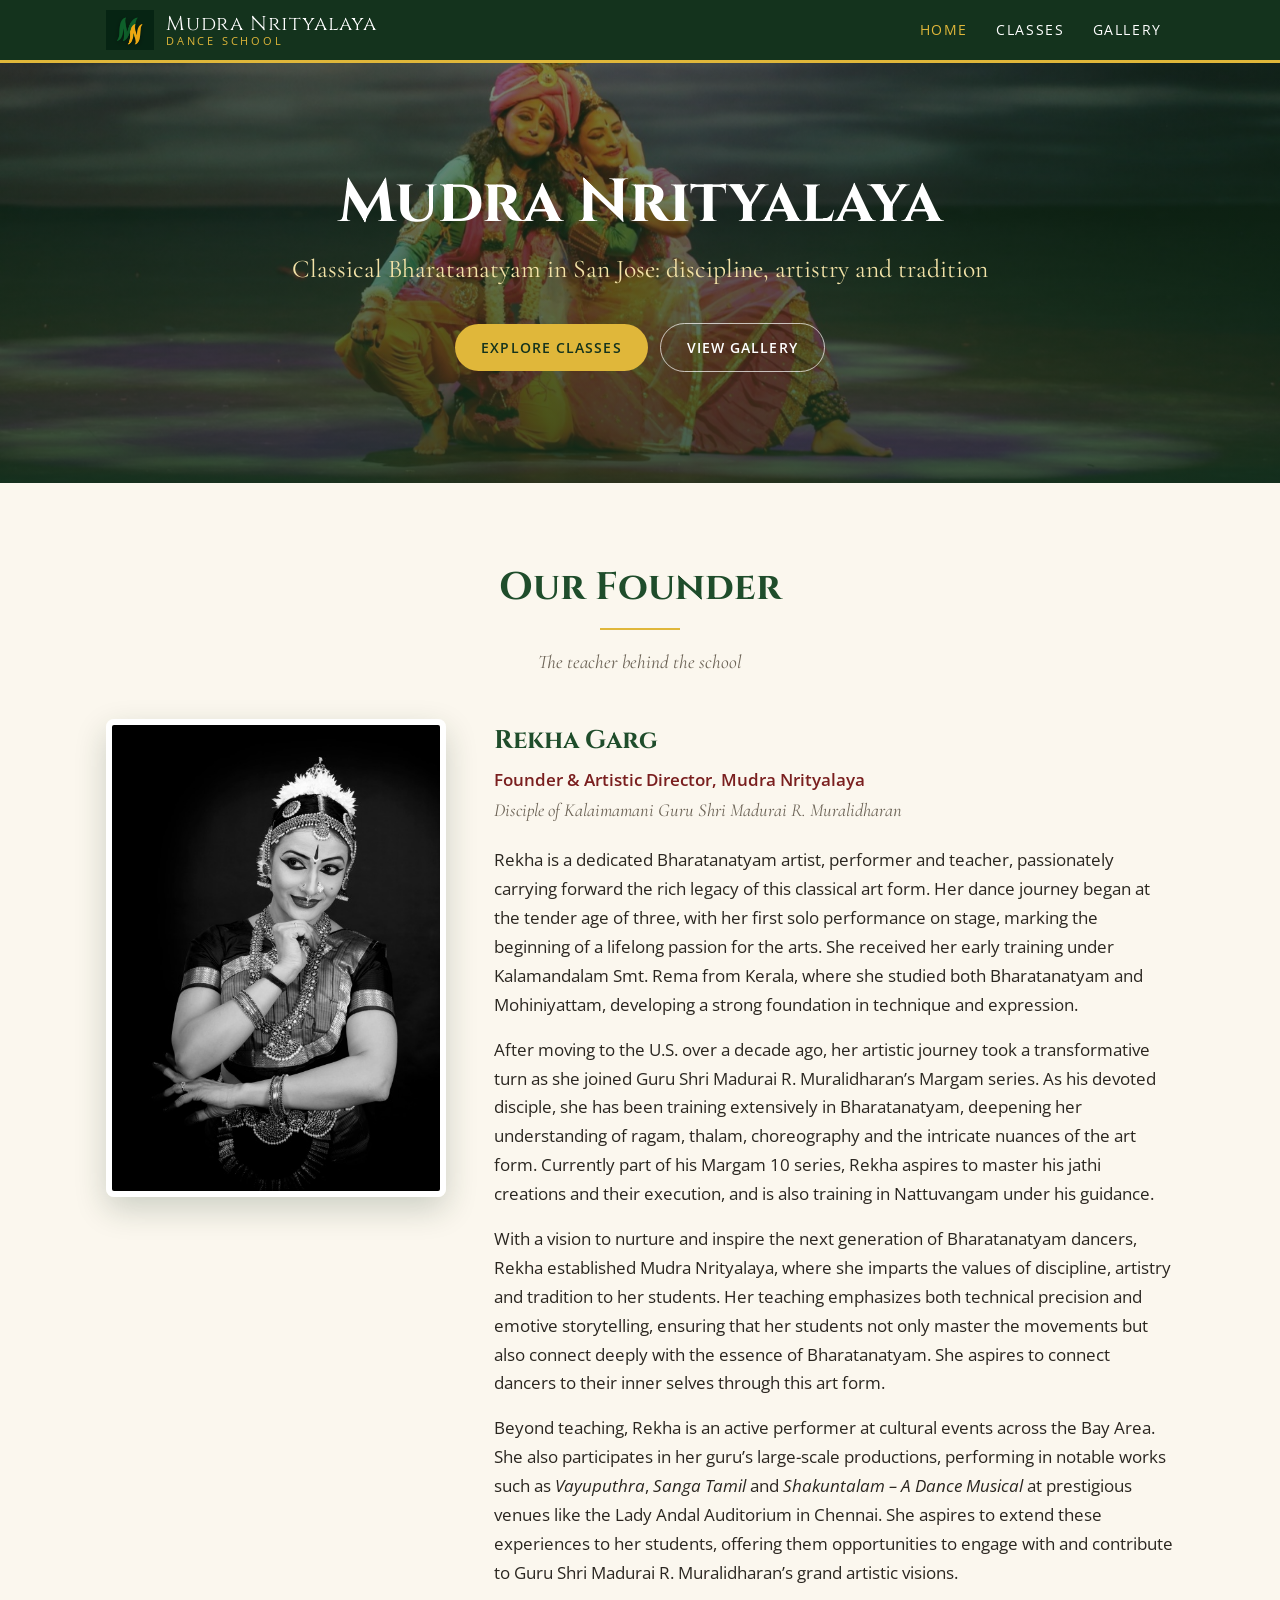
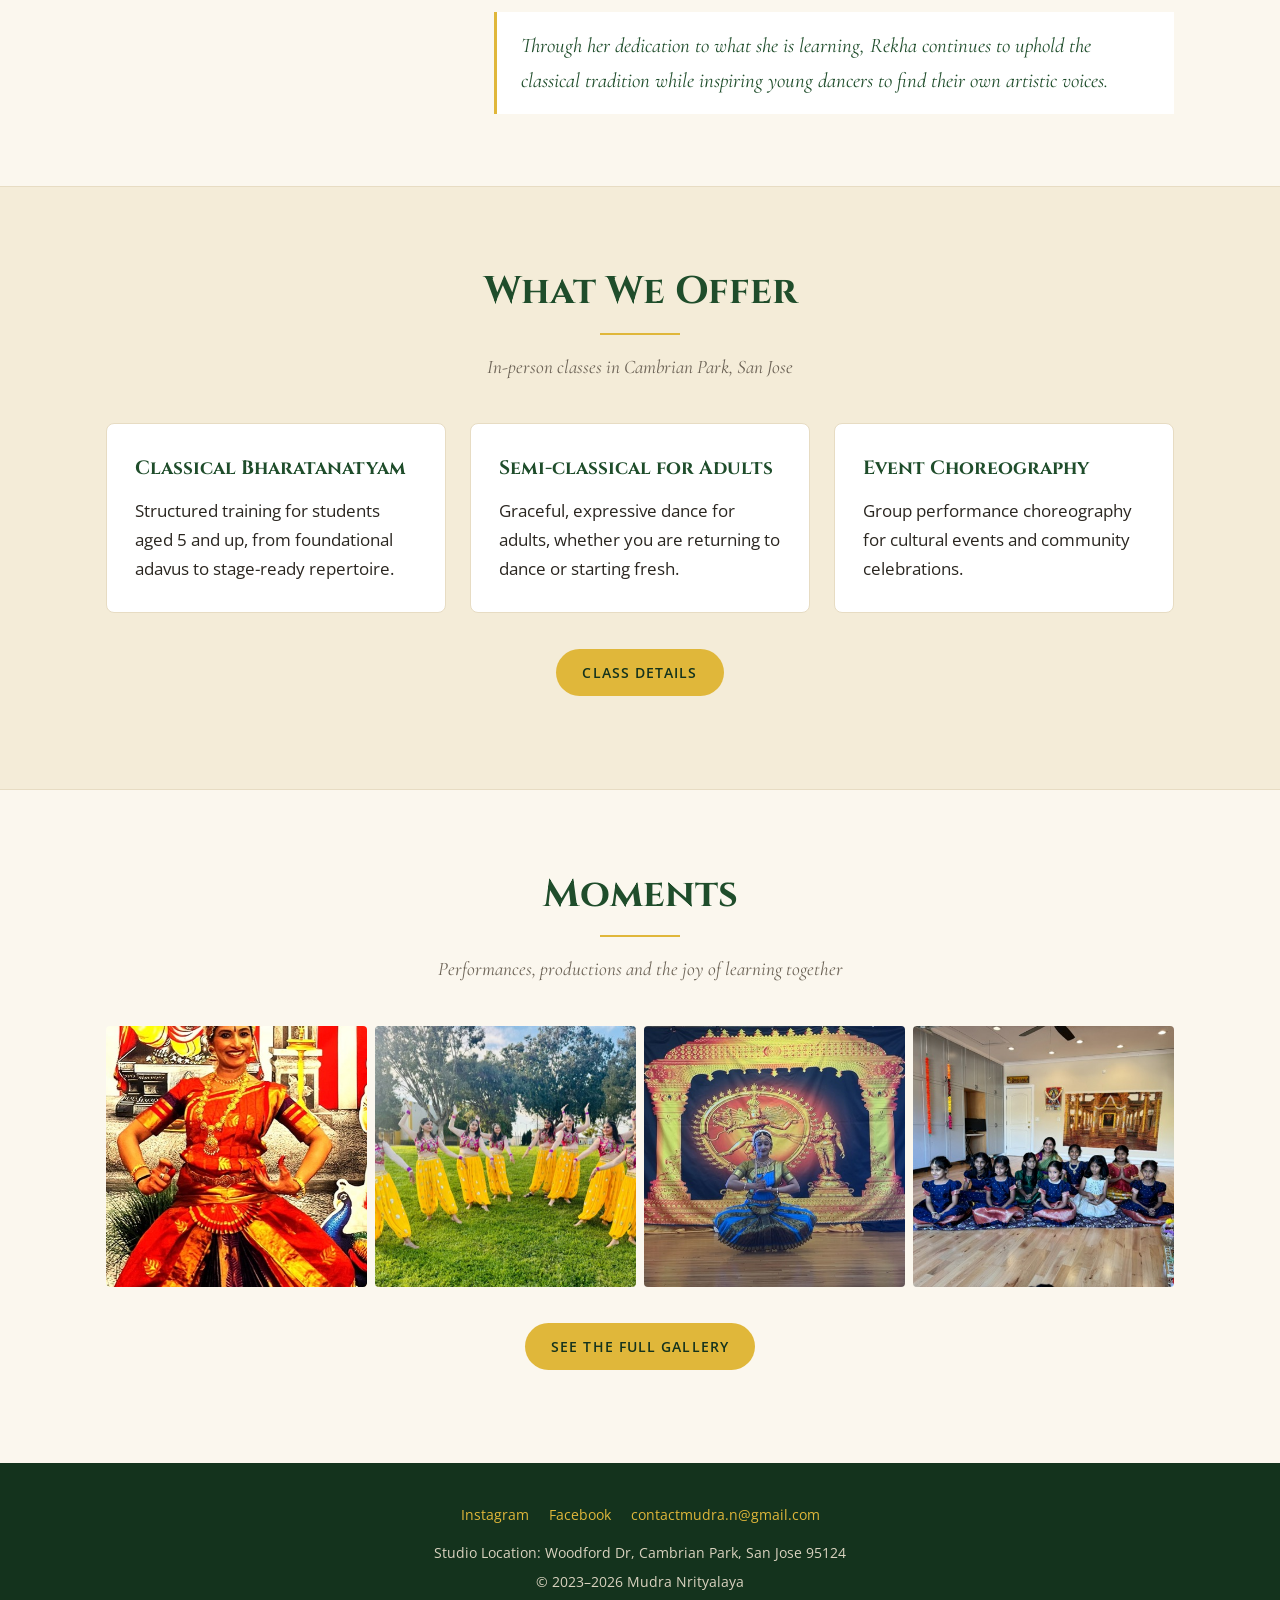
<file: index.html>
<!doctype html>
<html lang="en">
<head>
  <meta charset="utf-8">
  <meta name="viewport" content="width=device-width, initial-scale=1">
  <title>Mudra Nrityalaya | Bharatanatyam Dance School, San Jose</title>
  <meta name="description" content="Mudra Nrityalaya is a Bharatanatyam dance school in Cambrian Park, San Jose, founded by Rekha Garg, disciple of Kalaimamani Guru Shri Madurai R. Muralidharan.">
  <link rel="canonical" href="https://www.mudranrityalaya.com/">
  <link rel="icon" href="/images/logo.png">
  <meta property="og:title" content="Mudra Nrityalaya – Bharatanatyam Dance School">
  <meta property="og:description" content="Classical Bharatanatyam training in San Jose with Rekha Garg.">
  <meta property="og:image" content="https://www.mudranrityalaya.com/images/gallery/14.jpg">
  <link rel="preconnect" href="https://fonts.googleapis.com">
  <link rel="preconnect" href="https://fonts.gstatic.com" crossorigin>
  <link href="https://fonts.googleapis.com/css2?family=Cinzel:wght@400;700&family=Cormorant+Garamond:ital,wght@0,400;0,600;1,400&family=Open+Sans:wght@400;600&display=swap" rel="stylesheet">
  <link rel="stylesheet" href="/css/style.css">
  <script async src="https://www.googletagmanager.com/gtag/js?id=G-VL1BTH26CC"></script>
  <script>window.dataLayer=window.dataLayer||[];function gtag(){dataLayer.push(arguments);}gtag('js',new Date());gtag('config','G-VL1BTH26CC');</script>
</head>
<body>
  <header class="site-header">
    <nav class="nav">
      <a class="brand" href="/">
        <img src="/images/logo.png" alt="Mudra Nrityalaya logo">
        <span class="brand-name">Mudra Nrityalaya<span class="brand-sub">Dance School</span></span>
      </a>
      <ul class="nav-links">
        <li><a href="/" aria-current="page">Home</a></li>
        <li><a href="/Classes/">Classes</a></li>
        <li><a href="/Gallery/">Gallery</a></li>
      </ul>
    </nav>
  </header>

  <section class="hero">
    <div class="hero-inner">
      <h1>Mudra Nrityalaya</h1>
      <p>Classical Bharatanatyam in San Jose: discipline, artistry and tradition</p>
      <a class="btn" href="/Classes/">Explore Classes</a>
      <a class="btn ghost" href="/Gallery/">View Gallery</a>
    </div>
  </section>

  <section class="section" id="about">
    <h2 class="section-title">Our Founder</h2>
    <hr class="divider">
    <p class="section-kicker">The teacher behind the school</p>
    <div class="about">
      <img class="about-photo" src="/images/rekha.jpg" alt="Rekha Garg in Bharatanatyam costume" width="514" height="731">
      <div>
        <h3>Rekha Garg</h3>
        <p class="role">Founder &amp; Artistic Director, Mudra Nrityalaya</p>
        <p class="lineage">Disciple of Kalaimamani Guru Shri Madurai R. Muralidharan</p>
        <p>Rekha is a dedicated Bharatanatyam artist, performer and teacher, passionately carrying forward the rich legacy of this classical art form. Her dance journey began at the tender age of three, with her first solo performance on stage, marking the beginning of a lifelong passion for the arts. She received her early training under Kalamandalam Smt. Rema from Kerala, where she studied both Bharatanatyam and Mohiniyattam, developing a strong foundation in technique and expression.</p>
        <p>After moving to the U.S. over a decade ago, her artistic journey took a transformative turn as she joined Guru Shri Madurai R. Muralidharan’s Margam series. As his devoted disciple, she has been training extensively in Bharatanatyam, deepening her understanding of ragam, thalam, choreography and the intricate nuances of the art form. Currently part of his Margam 10 series, Rekha aspires to master his jathi creations and their execution, and is also training in Nattuvangam under his guidance.</p>
        <p>With a vision to nurture and inspire the next generation of Bharatanatyam dancers, Rekha established Mudra Nrityalaya, where she imparts the values of discipline, artistry and tradition to her students. Her teaching emphasizes both technical precision and emotive storytelling, ensuring that her students not only master the movements but also connect deeply with the essence of Bharatanatyam. She aspires to connect dancers to their inner selves through this art form.</p>
        <p>Beyond teaching, Rekha is an active performer at cultural events across the Bay Area. She also participates in her guru’s large-scale productions, performing in notable works such as <em>Vayuputhra</em>, <em>Sanga Tamil</em> and <em>Shakuntalam – A Dance Musical</em> at prestigious venues like the Lady Andal Auditorium in Chennai. She aspires to extend these experiences to her students, offering them opportunities to engage with and contribute to Guru Shri Madurai R. Muralidharan’s grand artistic visions.</p>
        <blockquote>Through her dedication to what she is learning, Rekha continues to uphold the classical tradition while inspiring young dancers to find their own artistic voices.</blockquote>
      </div>
    </div>
  </section>

  <section class="band">
    <div class="section">
      <h2 class="section-title">What We Offer</h2>
      <hr class="divider">
      <p class="section-kicker">In-person classes in Cambrian Park, San Jose</p>
      <div class="cards">
        <div class="card">
          <h3>Classical Bharatanatyam</h3>
          <p>Structured training for students aged 5 and up, from foundational adavus to stage-ready repertoire.</p>
        </div>
        <div class="card">
          <h3>Semi-classical for Adults</h3>
          <p>Graceful, expressive dance for adults, whether you are returning to dance or starting fresh.</p>
        </div>
        <div class="card">
          <h3>Event Choreography</h3>
          <p>Group performance choreography for cultural events and community celebrations.</p>
        </div>
      </div>
      <p style="text-align:center;margin-top:32px"><a class="btn" href="/Classes/">Class Details</a></p>
    </div>
  </section>

  <section class="section">
    <h2 class="section-title">Moments</h2>
    <hr class="divider">
    <p class="section-kicker">Performances, productions and the joy of learning together</p>
    <div class="strip">
      <img src="/images/thumbs/21.jpg" alt="Dancer in red Bharatanatyam costume" loading="lazy">
      <img src="/images/thumbs/27.jpg" alt="Students performing outdoors" loading="lazy">
      <img src="/images/thumbs/16.jpg" alt="Dancer on stage before Nataraja backdrop" loading="lazy">
      <img src="/images/thumbs/10.jpg" alt="Students in the studio" loading="lazy">
    </div>
    <p style="text-align:center;margin-top:32px"><a class="btn" href="/Gallery/">See the Full Gallery</a></p>
  </section>

  <footer class="site-footer">
    <div class="social">
      <a href="https://www.instagram.com/mn.reksg20/" target="_blank" rel="noopener">Instagram</a>
      <a href="https://www.facebook.com/rekha.garg.969" target="_blank" rel="noopener">Facebook</a>
      <a href="mailto:contactmudra.n@gmail.com">contactmudra.n@gmail.com</a>
    </div>
    <p>Studio Location: Woodford Dr, Cambrian Park, San Jose 95124</p>
    <p>© 2023–<span class="year">2026</span> Mudra Nrityalaya</p>
  </footer>
  <script>document.querySelectorAll('.year').forEach(e=>e.textContent=new Date().getFullYear())</script>
</body>
</html>
</file>
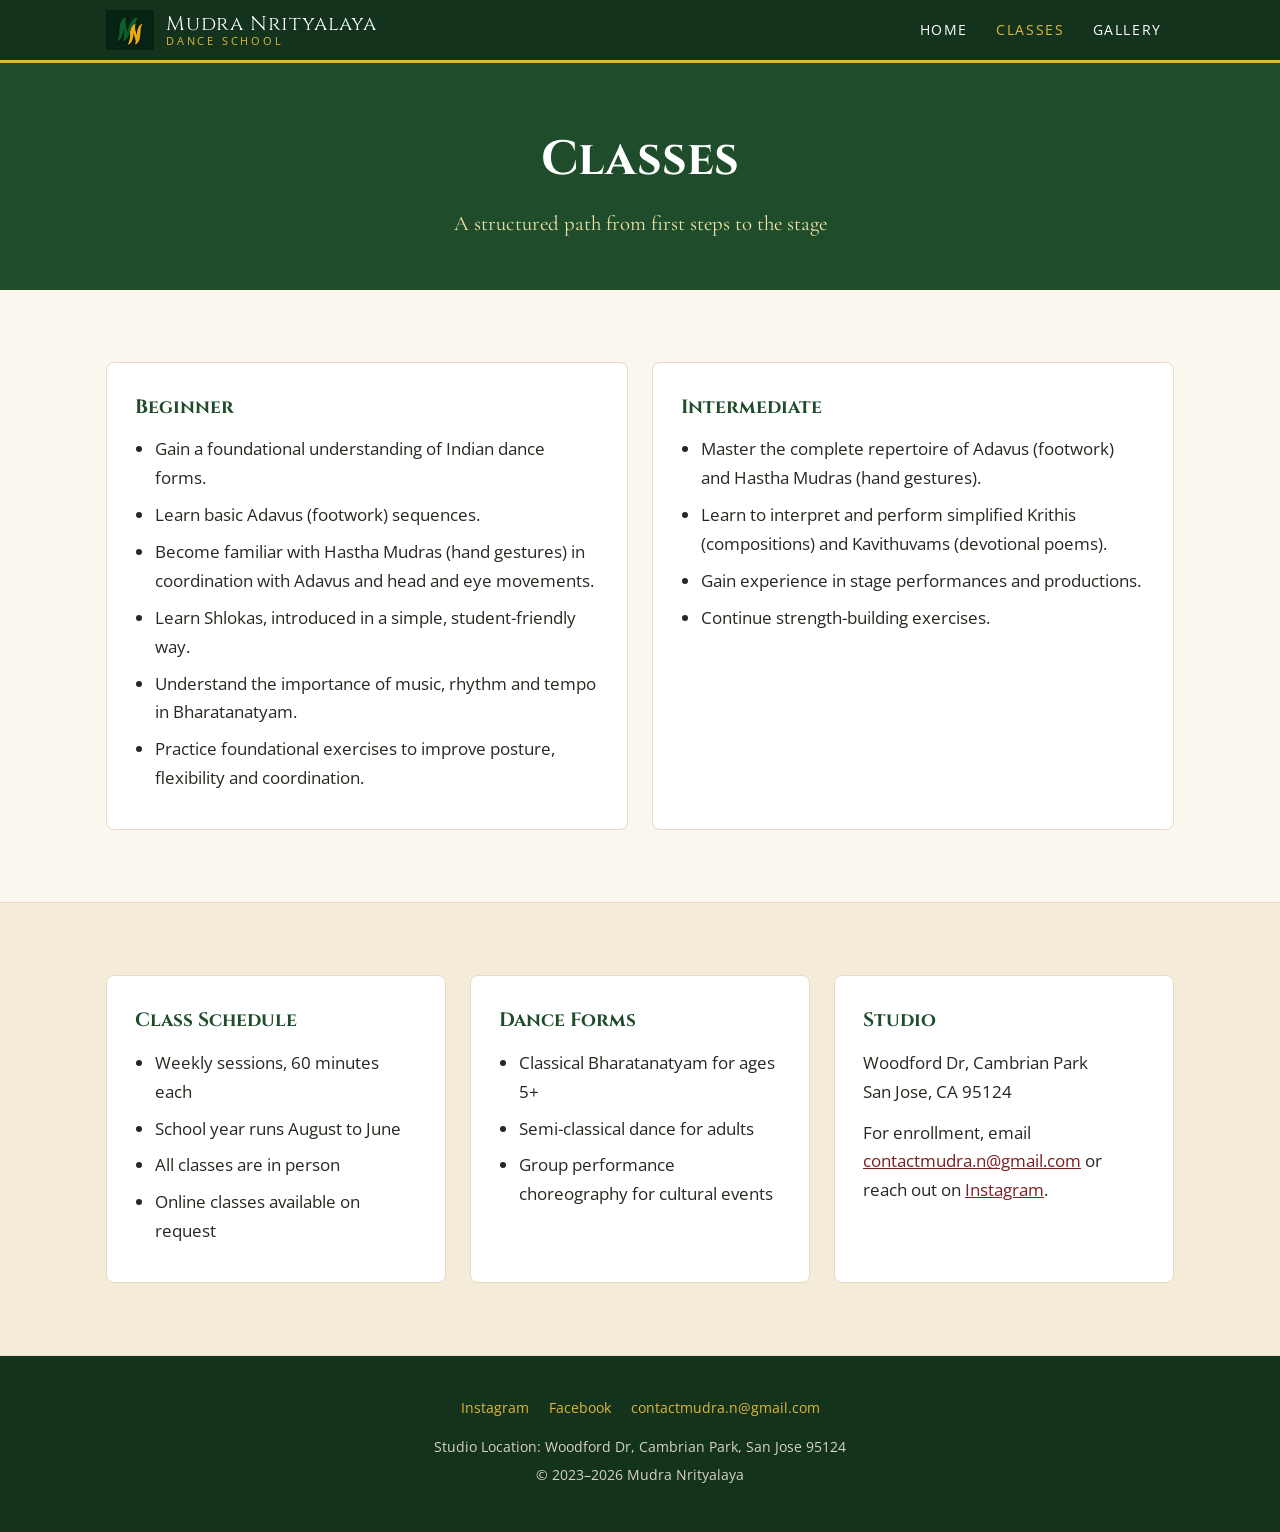
<file: Classes/index.html>
<!doctype html>
<html lang="en">
<head>
  <meta charset="utf-8">
  <meta name="viewport" content="width=device-width, initial-scale=1">
  <title>Classes | Mudra Nrityalaya</title>
  <meta name="description" content="Bharatanatyam classes for ages 5+, semi-classical dance for adults, and event choreography at Mudra Nrityalaya, San Jose.">
  <link rel="canonical" href="https://www.mudranrityalaya.com/Classes/">
  <link rel="icon" href="/images/logo.png">
  <link rel="preconnect" href="https://fonts.googleapis.com">
  <link rel="preconnect" href="https://fonts.gstatic.com" crossorigin>
  <link href="https://fonts.googleapis.com/css2?family=Cinzel:wght@400;700&family=Cormorant+Garamond:ital,wght@0,400;0,600;1,400&family=Open+Sans:wght@400;600&display=swap" rel="stylesheet">
  <link rel="stylesheet" href="/css/style.css">
  <script async src="https://www.googletagmanager.com/gtag/js?id=G-VL1BTH26CC"></script>
  <script>window.dataLayer=window.dataLayer||[];function gtag(){dataLayer.push(arguments);}gtag('js',new Date());gtag('config','G-VL1BTH26CC');</script>
</head>
<body>
  <header class="site-header">
    <nav class="nav">
      <a class="brand" href="/">
        <img src="/images/logo.png" alt="Mudra Nrityalaya logo">
        <span class="brand-name">Mudra Nrityalaya<span class="brand-sub">Dance School</span></span>
      </a>
      <ul class="nav-links">
        <li><a href="/">Home</a></li>
        <li><a href="/Classes/" aria-current="page">Classes</a></li>
        <li><a href="/Gallery/">Gallery</a></li>
      </ul>
    </nav>
  </header>

  <div class="page-head">
    <h1>Classes</h1>
    <p>A structured path from first steps to the stage</p>
  </div>

  <section class="section">
    <div class="cards">
      <div class="card">
        <h3>Beginner</h3>
        <ul>
          <li>Gain a foundational understanding of Indian dance forms.</li>
          <li>Learn basic Adavus (footwork) sequences.</li>
          <li>Become familiar with Hastha Mudras (hand gestures) in coordination with Adavus and head and eye movements.</li>
          <li>Learn Shlokas, introduced in a simple, student-friendly way.</li>
          <li>Understand the importance of music, rhythm and tempo in Bharatanatyam.</li>
          <li>Practice foundational exercises to improve posture, flexibility and coordination.</li>
        </ul>
      </div>
      <div class="card">
        <h3>Intermediate</h3>
        <ul>
          <li>Master the complete repertoire of Adavus (footwork) and Hastha Mudras (hand gestures).</li>
          <li>Learn to interpret and perform simplified Krithis (compositions) and Kavithuvams (devotional poems).</li>
          <li>Gain experience in stage performances and productions.</li>
          <li>Continue strength-building exercises.</li>
        </ul>
      </div>
    </div>
  </section>

  <section class="band">
    <div class="section">
      <div class="cards">
        <div class="card">
          <h3>Class Schedule</h3>
          <ul>
            <li>Weekly sessions, 60 minutes each</li>
            <li>School year runs August to June</li>
            <li>All classes are in person</li>
            <li>Online classes available on request</li>
          </ul>
        </div>
        <div class="card">
          <h3>Dance Forms</h3>
          <ul>
            <li>Classical Bharatanatyam for ages 5+</li>
            <li>Semi-classical dance for adults</li>
            <li>Group performance choreography for cultural events</li>
          </ul>
        </div>
        <div class="card">
          <h3>Studio</h3>
          <p>Woodford Dr, Cambrian Park<br>San Jose, CA 95124</p>
          <p style="margin-top:12px">For enrollment, email <a href="mailto:contactmudra.n@gmail.com">contactmudra.n@gmail.com</a> or reach out on <a href="https://www.instagram.com/mn.reksg20/" target="_blank" rel="noopener">Instagram</a>.</p>
        </div>
      </div>
    </div>
  </section>

  <footer class="site-footer">
    <div class="social">
      <a href="https://www.instagram.com/mn.reksg20/" target="_blank" rel="noopener">Instagram</a>
      <a href="https://www.facebook.com/rekha.garg.969" target="_blank" rel="noopener">Facebook</a>
      <a href="mailto:contactmudra.n@gmail.com">contactmudra.n@gmail.com</a>
    </div>
    <p>Studio Location: Woodford Dr, Cambrian Park, San Jose 95124</p>
    <p>© 2023–<span class="year">2026</span> Mudra Nrityalaya</p>
  </footer>
  <script>document.querySelectorAll('.year').forEach(e=>e.textContent=new Date().getFullYear())</script>
</body>
</html>
</file>
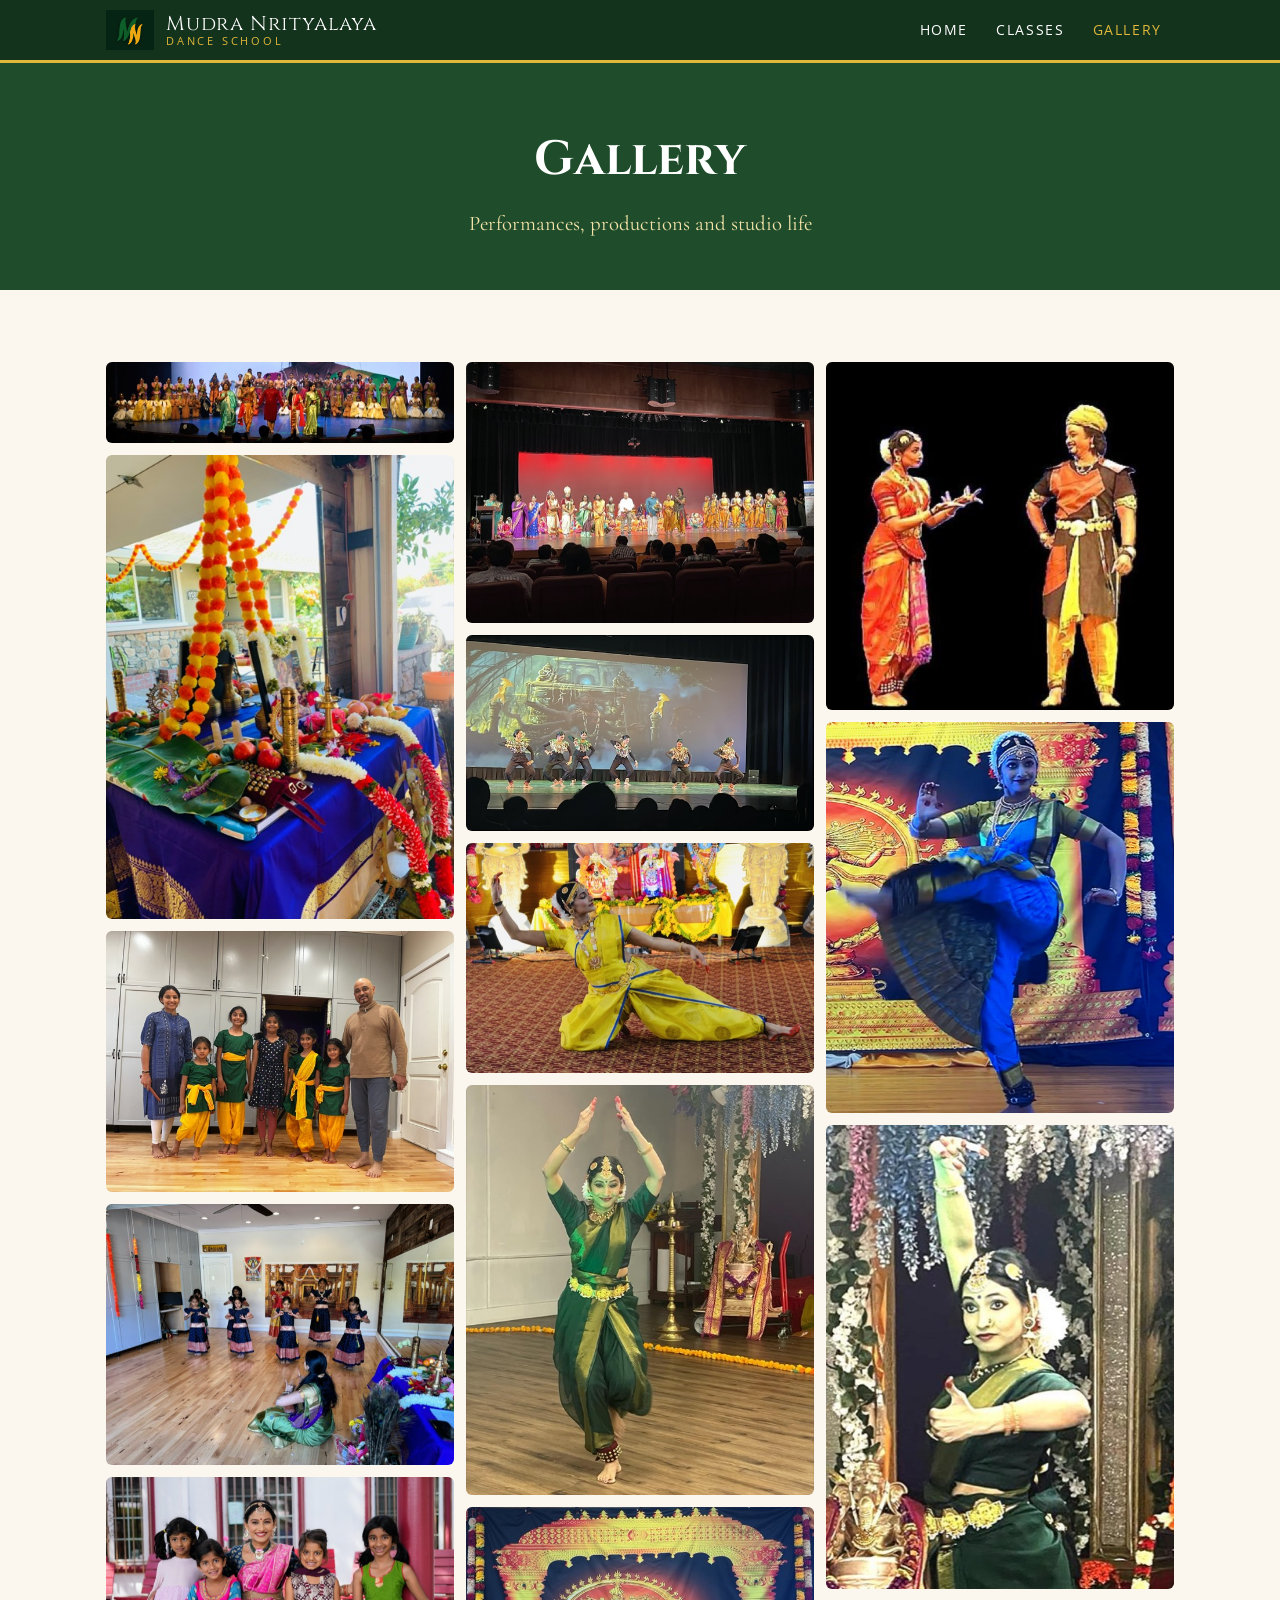
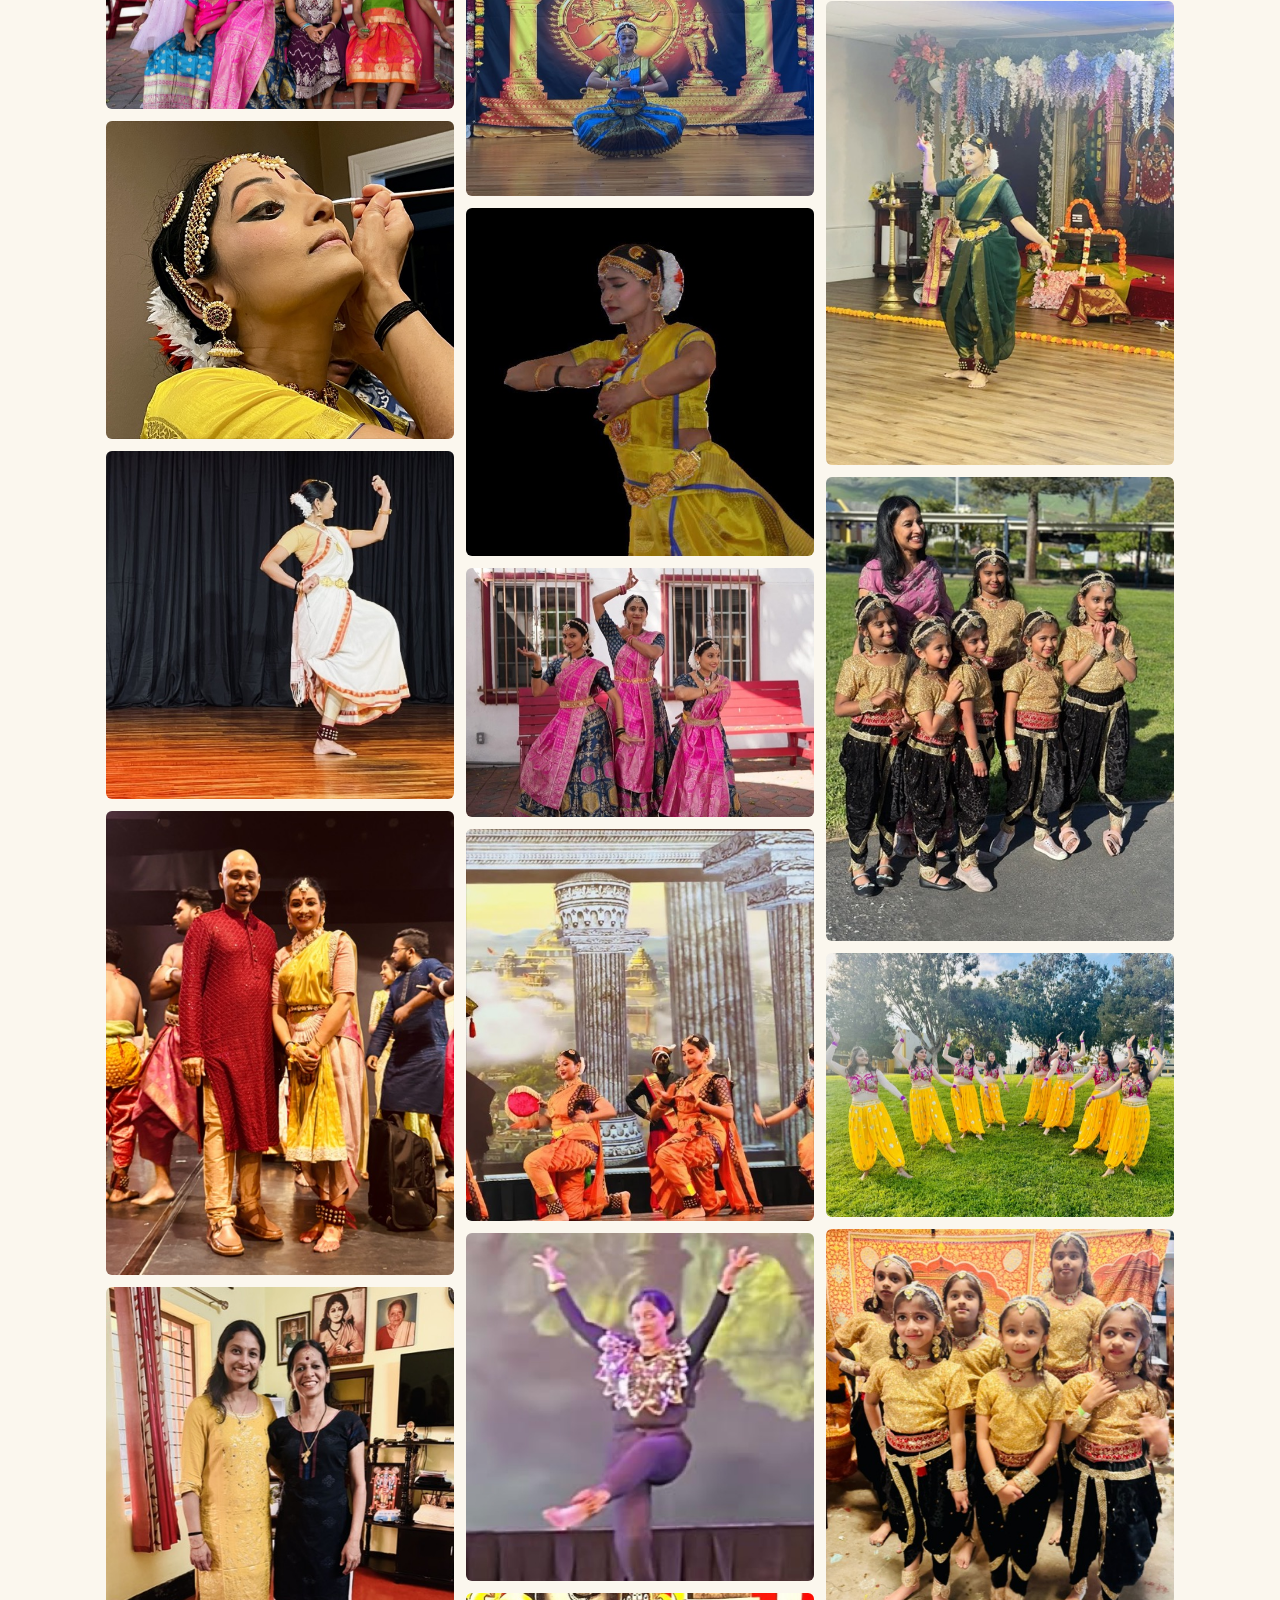
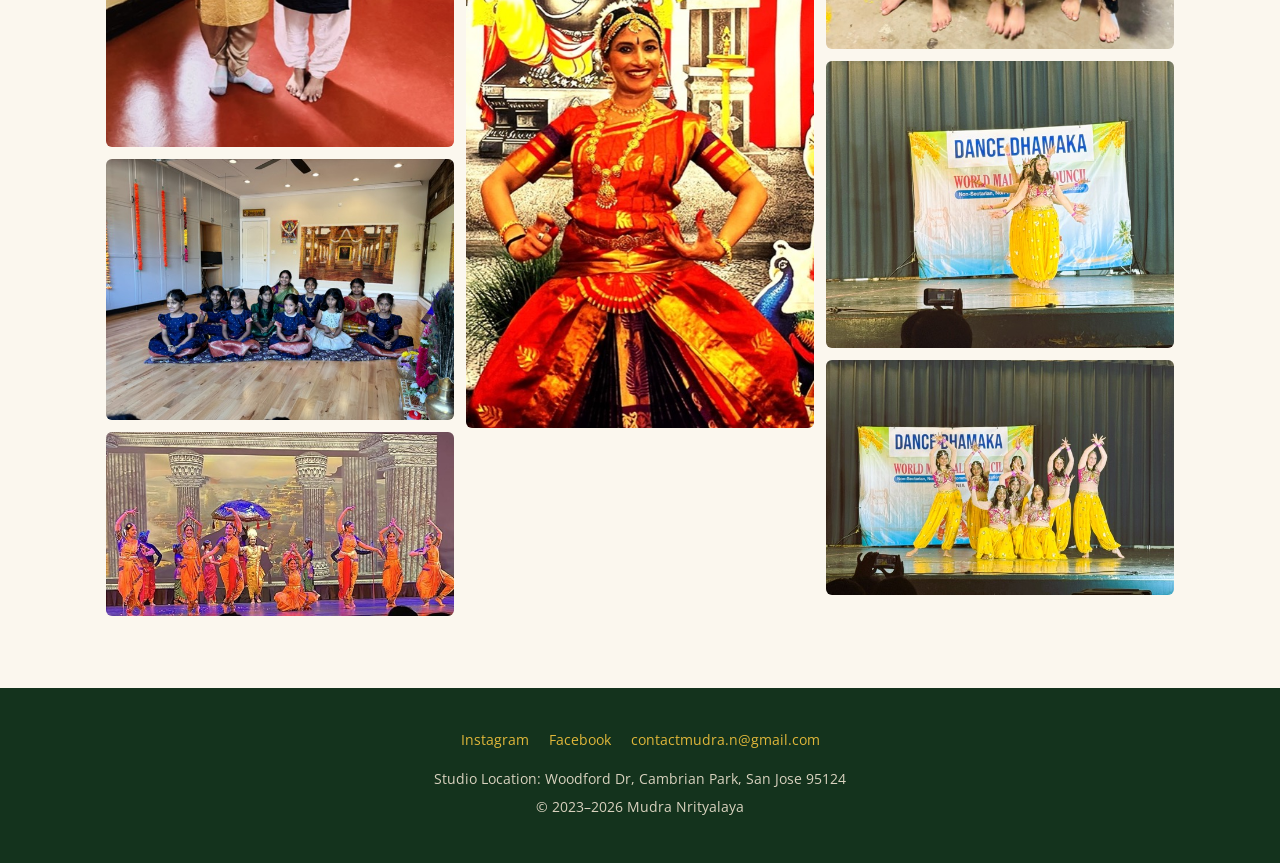
<file: Gallery/index.html>
<!doctype html>
<html lang="en">
<head>
  <meta charset="utf-8">
  <meta name="viewport" content="width=device-width, initial-scale=1">
  <title>Gallery | Mudra Nrityalaya</title>
  <meta name="description" content="Photos of performances, productions and classes at Mudra Nrityalaya, San Jose.">
  <link rel="canonical" href="https://www.mudranrityalaya.com/Gallery/">
  <link rel="icon" href="/images/logo.png">
  <link rel="preconnect" href="https://fonts.googleapis.com">
  <link rel="preconnect" href="https://fonts.gstatic.com" crossorigin>
  <link href="https://fonts.googleapis.com/css2?family=Cinzel:wght@400;700&family=Cormorant+Garamond:ital,wght@0,400;0,600;1,400&family=Open+Sans:wght@400;600&display=swap" rel="stylesheet">
  <link rel="stylesheet" href="/css/style.css">
  <script async src="https://www.googletagmanager.com/gtag/js?id=G-VL1BTH26CC"></script>
  <script>window.dataLayer=window.dataLayer||[];function gtag(){dataLayer.push(arguments);}gtag('js',new Date());gtag('config','G-VL1BTH26CC');</script>
</head>
<body>
  <header class="site-header">
    <nav class="nav">
      <a class="brand" href="/">
        <img src="/images/logo.png" alt="Mudra Nrityalaya logo">
        <span class="brand-name">Mudra Nrityalaya<span class="brand-sub">Dance School</span></span>
      </a>
      <ul class="nav-links">
        <li><a href="/">Home</a></li>
        <li><a href="/Classes/">Classes</a></li>
        <li><a href="/Gallery/" aria-current="page">Gallery</a></li>
      </ul>
    </nav>
  </header>

  <div class="page-head">
    <h1>Gallery</h1>
    <p>Performances, productions and studio life</p>
  </div>

  <section class="section">
    <div class="gallery" id="gallery">
      <a href="/images/gallery/01.jpg"><img src="/images/thumbs/01.jpg" alt="Mudra Nrityalaya photo 1" loading="lazy"></a>
      <a href="/images/gallery/02.jpg"><img src="/images/thumbs/02.jpg" alt="Mudra Nrityalaya photo 2" loading="lazy"></a>
      <a href="/images/gallery/03.jpg"><img src="/images/thumbs/03.jpg" alt="Mudra Nrityalaya photo 3" loading="lazy"></a>
      <a href="/images/gallery/04.jpg"><img src="/images/thumbs/04.jpg" alt="Mudra Nrityalaya photo 4" loading="lazy"></a>
      <a href="/images/gallery/05.jpg"><img src="/images/thumbs/05.jpg" alt="Mudra Nrityalaya photo 5" loading="lazy"></a>
      <a href="/images/gallery/06.jpg"><img src="/images/thumbs/06.jpg" alt="Mudra Nrityalaya photo 6" loading="lazy"></a>
      <a href="/images/gallery/07.jpg"><img src="/images/thumbs/07.jpg" alt="Mudra Nrityalaya photo 7" loading="lazy"></a>
      <a href="/images/gallery/08.jpg"><img src="/images/thumbs/08.jpg" alt="Mudra Nrityalaya photo 8" loading="lazy"></a>
      <a href="/images/gallery/09.jpg"><img src="/images/thumbs/09.jpg" alt="Mudra Nrityalaya photo 9" loading="lazy"></a>
      <a href="/images/gallery/10.jpg"><img src="/images/thumbs/10.jpg" alt="Mudra Nrityalaya photo 10" loading="lazy"></a>
      <a href="/images/gallery/11.jpg"><img src="/images/thumbs/11.jpg" alt="Mudra Nrityalaya photo 11" loading="lazy"></a>
      <a href="/images/gallery/12.jpg"><img src="/images/thumbs/12.jpg" alt="Mudra Nrityalaya photo 12" loading="lazy"></a>
      <a href="/images/gallery/13.jpg"><img src="/images/thumbs/13.jpg" alt="Mudra Nrityalaya photo 13" loading="lazy"></a>
      <a href="/images/gallery/14.jpg"><img src="/images/thumbs/14.jpg" alt="Mudra Nrityalaya photo 14" loading="lazy"></a>
      <a href="/images/gallery/15.jpg"><img src="/images/thumbs/15.jpg" alt="Mudra Nrityalaya photo 15" loading="lazy"></a>
      <a href="/images/gallery/16.jpg"><img src="/images/thumbs/16.jpg" alt="Mudra Nrityalaya photo 16" loading="lazy"></a>
      <a href="/images/gallery/17.jpg"><img src="/images/thumbs/17.jpg" alt="Mudra Nrityalaya photo 17" loading="lazy"></a>
      <a href="/images/gallery/18.jpg"><img src="/images/thumbs/18.jpg" alt="Mudra Nrityalaya photo 18" loading="lazy"></a>
      <a href="/images/gallery/19.jpg"><img src="/images/thumbs/19.jpg" alt="Mudra Nrityalaya photo 19" loading="lazy"></a>
      <a href="/images/gallery/20.jpg"><img src="/images/thumbs/20.jpg" alt="Mudra Nrityalaya photo 20" loading="lazy"></a>
      <a href="/images/gallery/21.jpg"><img src="/images/thumbs/21.jpg" alt="Mudra Nrityalaya photo 21" loading="lazy"></a>
      <a href="/images/gallery/22.jpg"><img src="/images/thumbs/22.jpg" alt="Mudra Nrityalaya photo 22" loading="lazy"></a>
      <a href="/images/gallery/23.jpg"><img src="/images/thumbs/23.jpg" alt="Mudra Nrityalaya photo 23" loading="lazy"></a>
      <a href="/images/gallery/24.jpg"><img src="/images/thumbs/24.jpg" alt="Mudra Nrityalaya photo 24" loading="lazy"></a>
      <a href="/images/gallery/25.jpg"><img src="/images/thumbs/25.jpg" alt="Mudra Nrityalaya photo 25" loading="lazy"></a>
      <a href="/images/gallery/26.jpg"><img src="/images/thumbs/26.jpg" alt="Mudra Nrityalaya photo 26" loading="lazy"></a>
      <a href="/images/gallery/27.jpg"><img src="/images/thumbs/27.jpg" alt="Mudra Nrityalaya photo 27" loading="lazy"></a>
      <a href="/images/gallery/28.jpg"><img src="/images/thumbs/28.jpg" alt="Mudra Nrityalaya photo 28" loading="lazy"></a>
      <a href="/images/gallery/29.jpg"><img src="/images/thumbs/29.jpg" alt="Mudra Nrityalaya photo 29" loading="lazy"></a>
      <a href="/images/gallery/30.jpg"><img src="/images/thumbs/30.jpg" alt="Mudra Nrityalaya photo 30" loading="lazy"></a>
    </div>
  </section>

  <div class="lightbox" id="lightbox" role="dialog" aria-modal="true" aria-label="Photo viewer">
    <button class="lb-close" aria-label="Close">&times;</button>
    <button class="lb-prev" aria-label="Previous photo">&#8249;</button>
    <img alt="">
    <button class="lb-next" aria-label="Next photo">&#8250;</button>
  </div>

  <footer class="site-footer">
    <div class="social">
      <a href="https://www.instagram.com/mn.reksg20/" target="_blank" rel="noopener">Instagram</a>
      <a href="https://www.facebook.com/rekha.garg.969" target="_blank" rel="noopener">Facebook</a>
      <a href="mailto:contactmudra.n@gmail.com">contactmudra.n@gmail.com</a>
    </div>
    <p>Studio Location: Woodford Dr, Cambrian Park, San Jose 95124</p>
    <p>© 2023–<span class="year">2026</span> Mudra Nrityalaya</p>
  </footer>
  <script>document.querySelectorAll('.year').forEach(e=>e.textContent=new Date().getFullYear())</script>
  <script>
    (function () {
      var links = Array.prototype.slice.call(document.querySelectorAll('#gallery a'));
      var box = document.getElementById('lightbox');
      var img = box.querySelector('img');
      var current = 0;
      function show(i) {
        current = (i + links.length) % links.length;
        img.src = links[current].href;
        img.alt = links[current].querySelector('img').alt;
        box.classList.add('open');
      }
      function close() { box.classList.remove('open'); img.src = ''; }
      links.forEach(function (a, i) {
        a.addEventListener('click', function (e) { e.preventDefault(); show(i); });
      });
      box.querySelector('.lb-close').onclick = close;
      box.querySelector('.lb-prev').onclick = function () { show(current - 1); };
      box.querySelector('.lb-next').onclick = function () { show(current + 1); };
      box.addEventListener('click', function (e) { if (e.target === box) close(); });
      document.addEventListener('keydown', function (e) {
        if (!box.classList.contains('open')) return;
        if (e.key === 'Escape') close();
        if (e.key === 'ArrowLeft') show(current - 1);
        if (e.key === 'ArrowRight') show(current + 1);
      });
    })();
  </script>
</body>
</html>
</file>
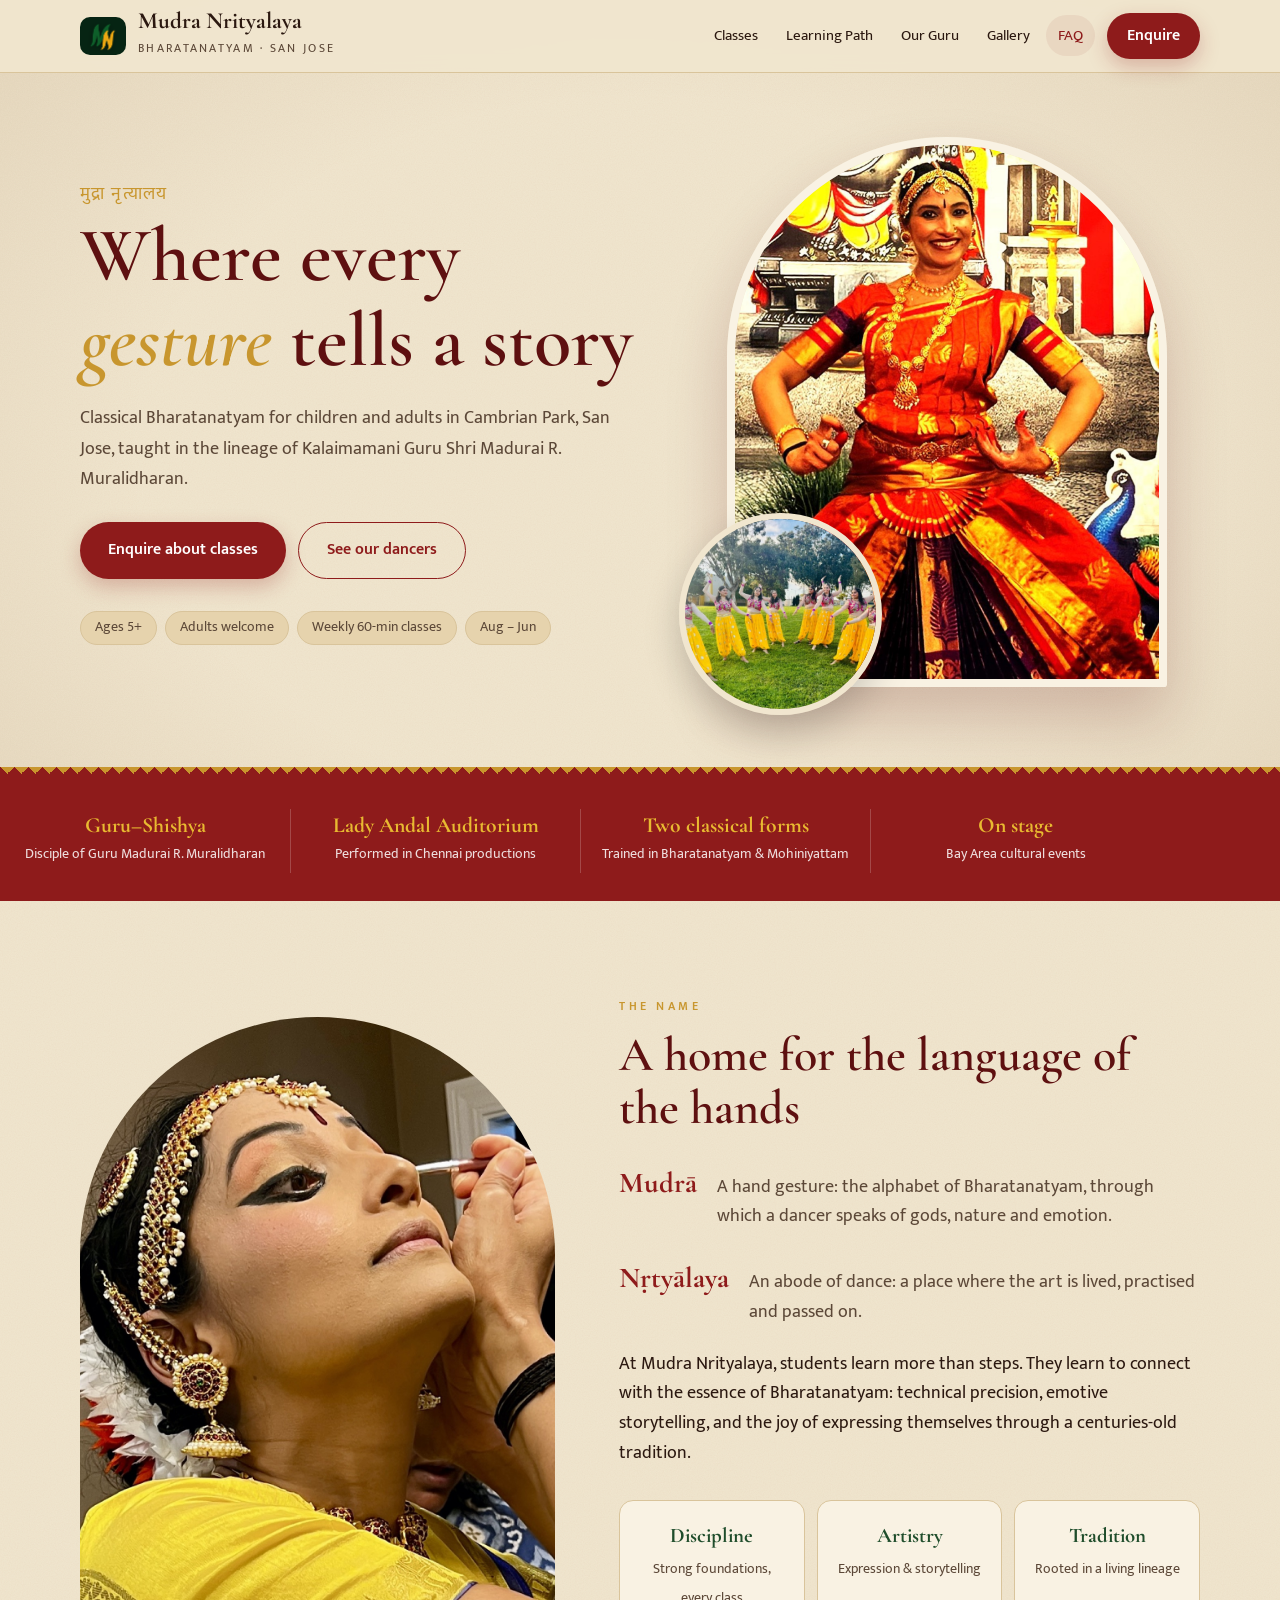
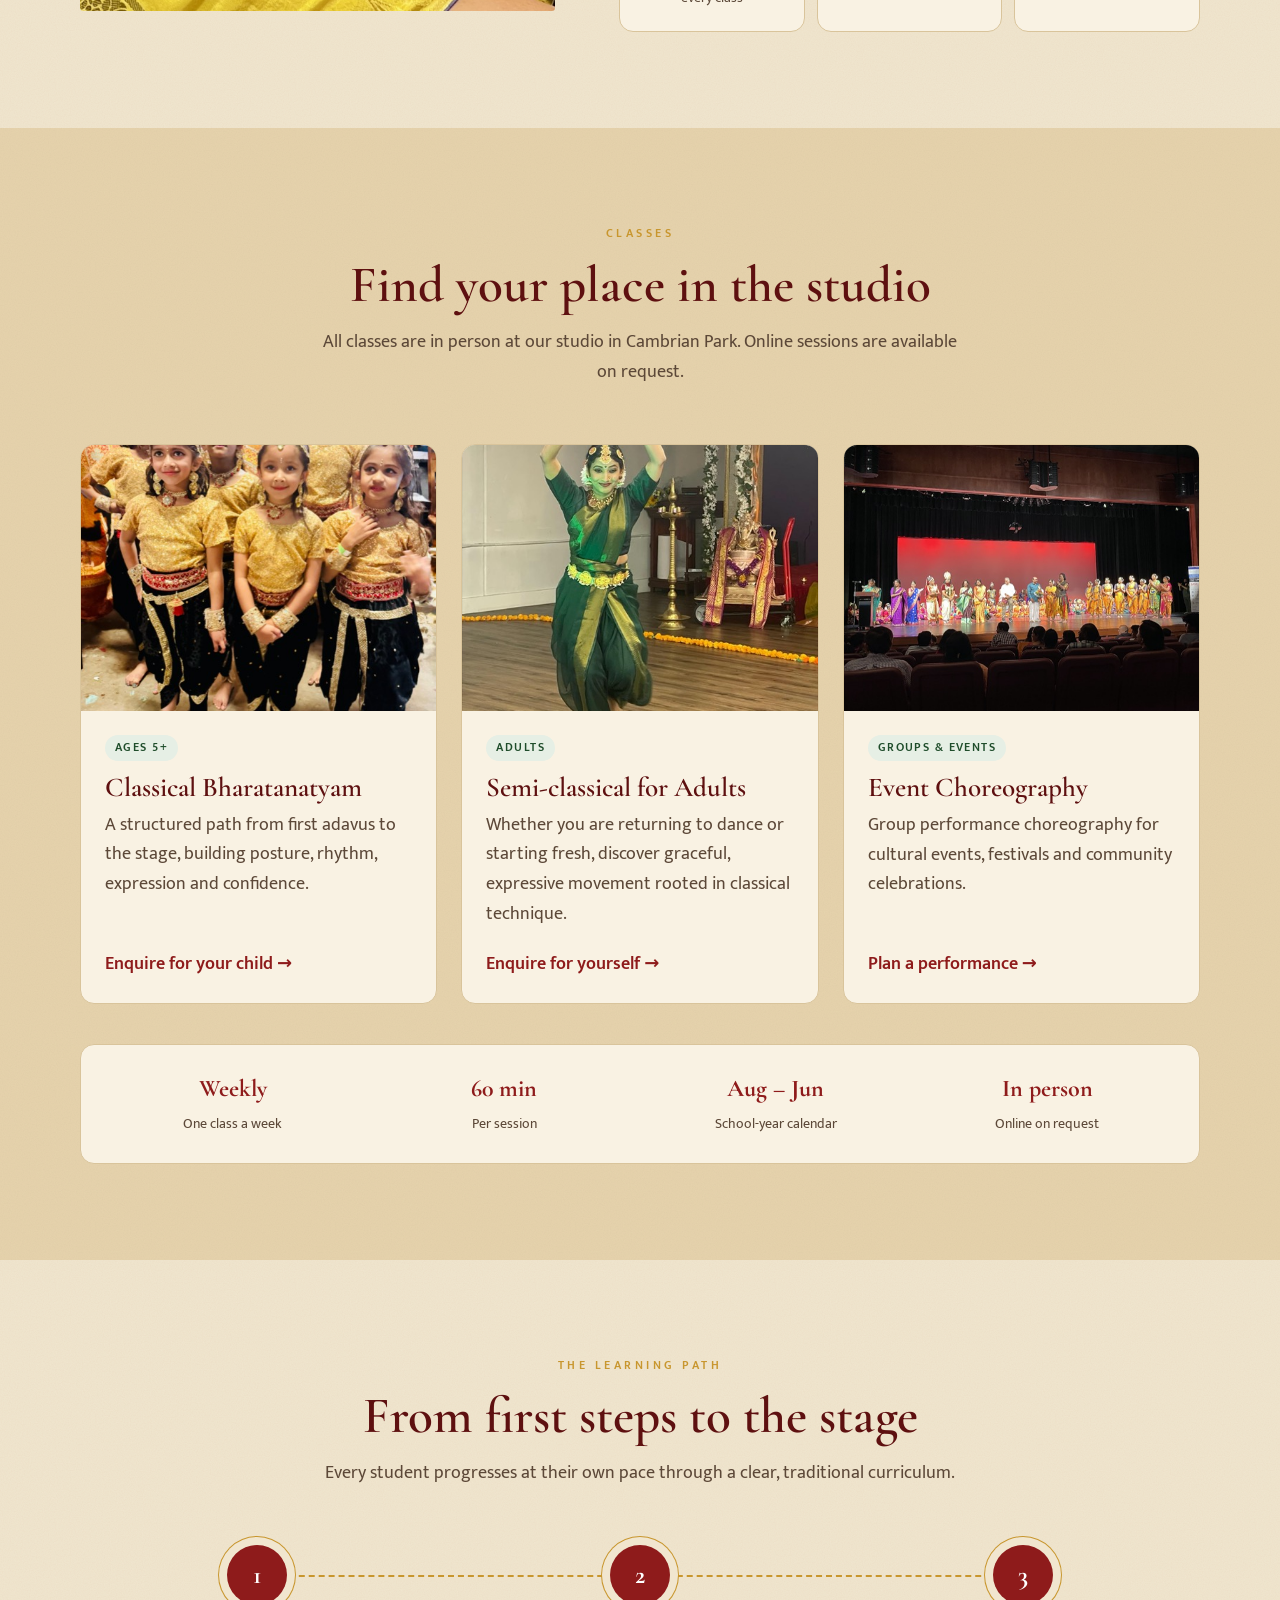
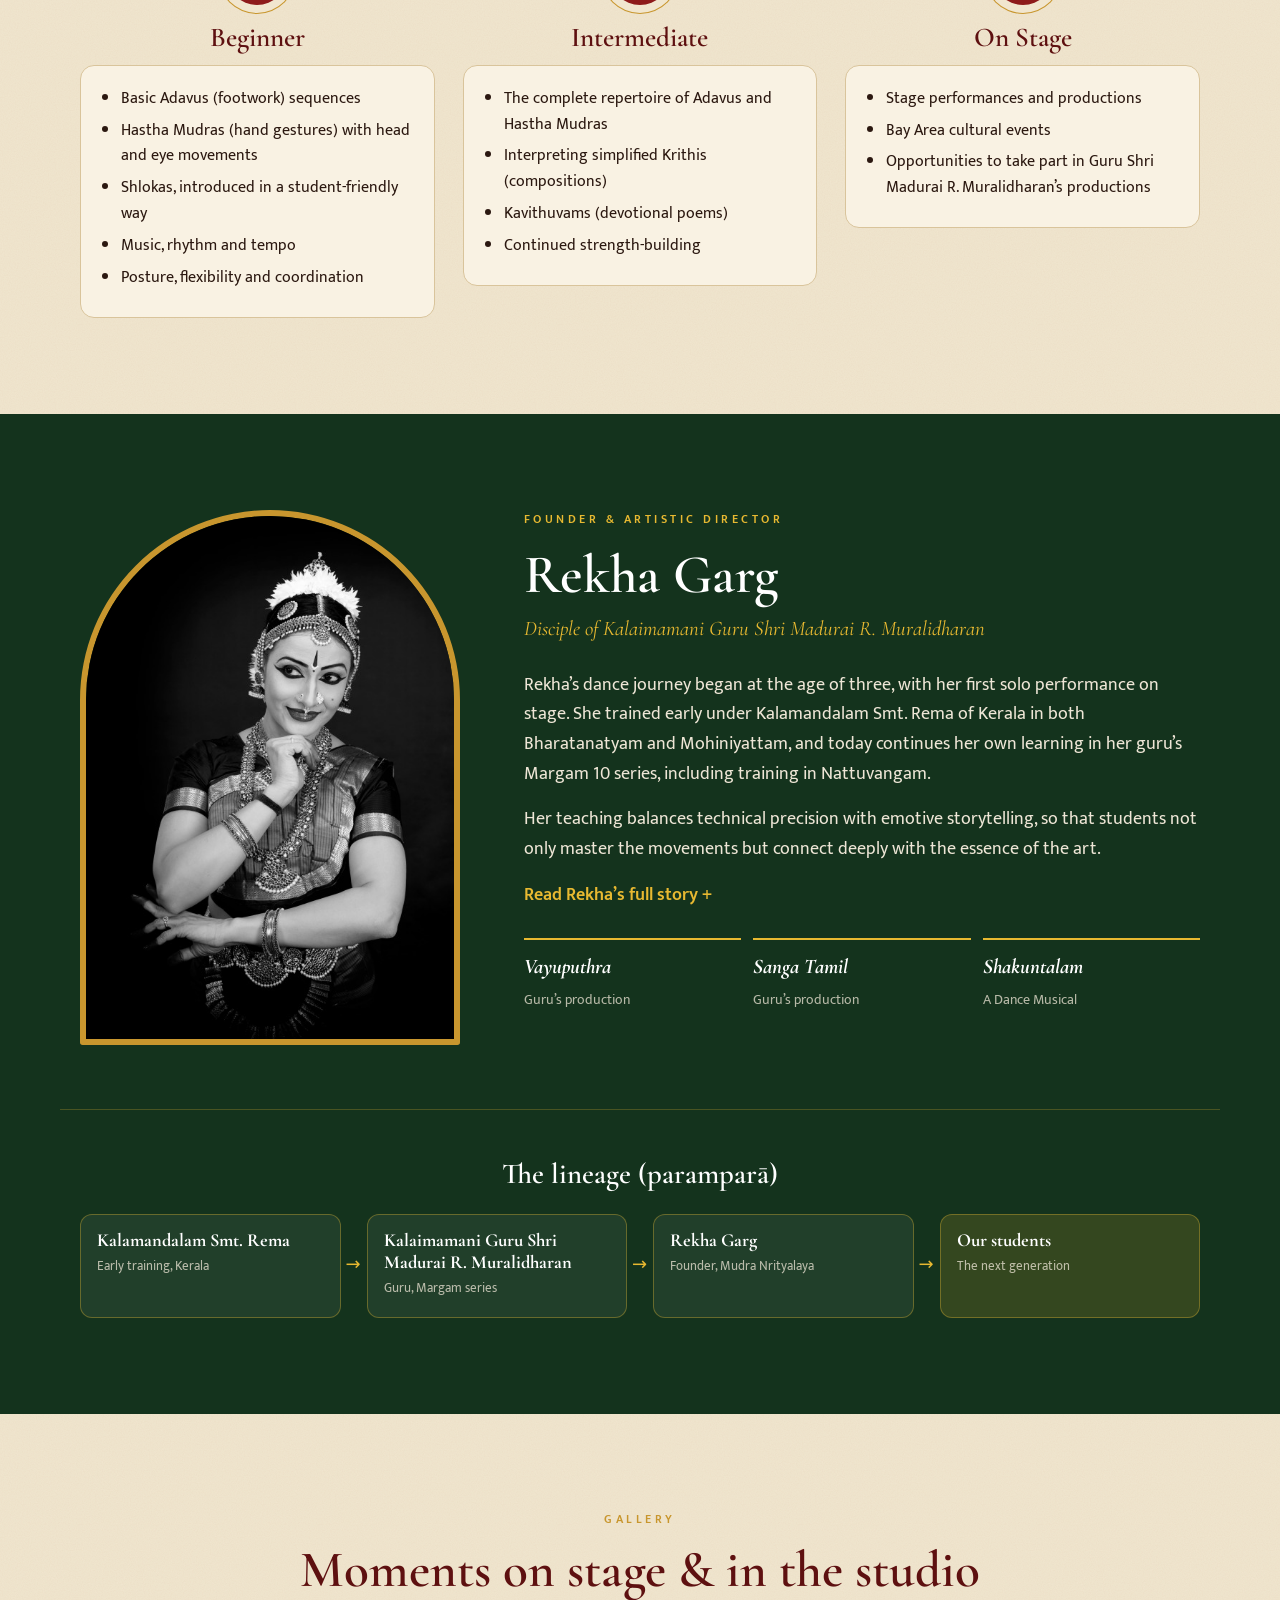
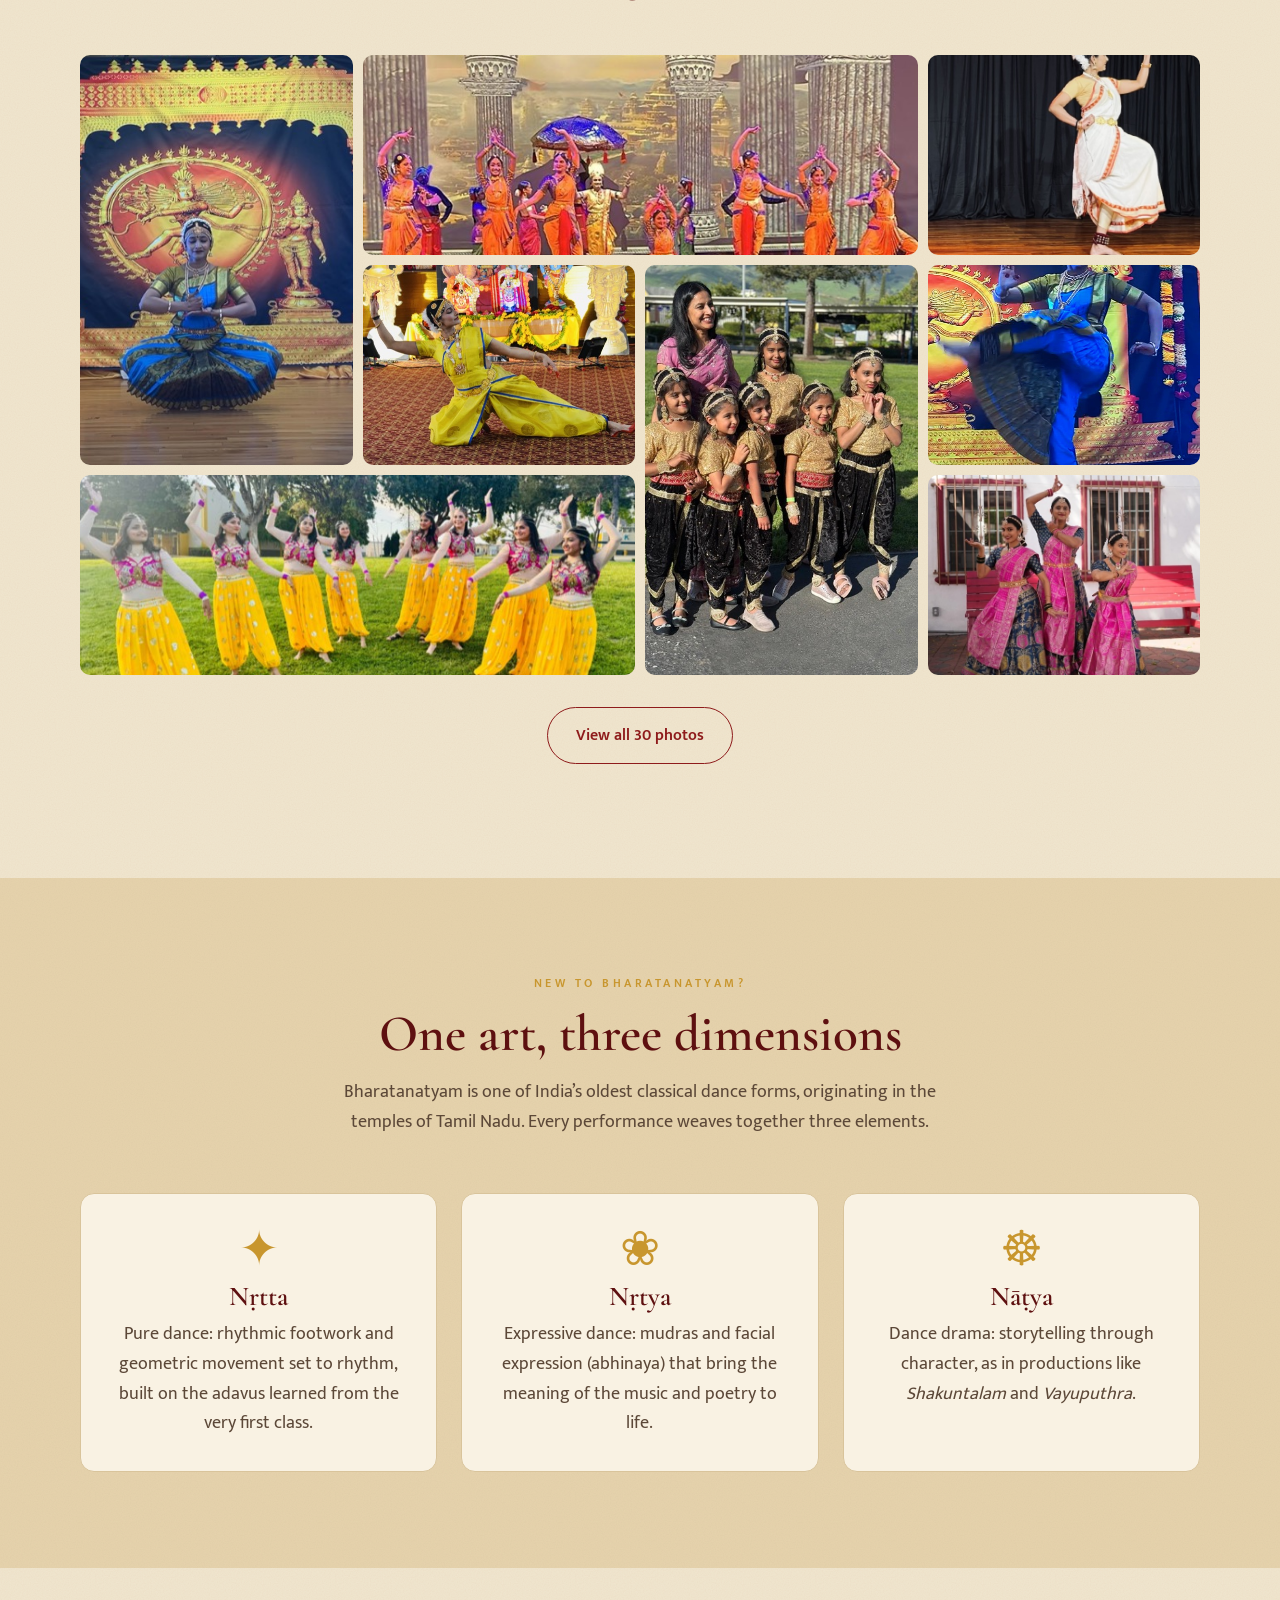
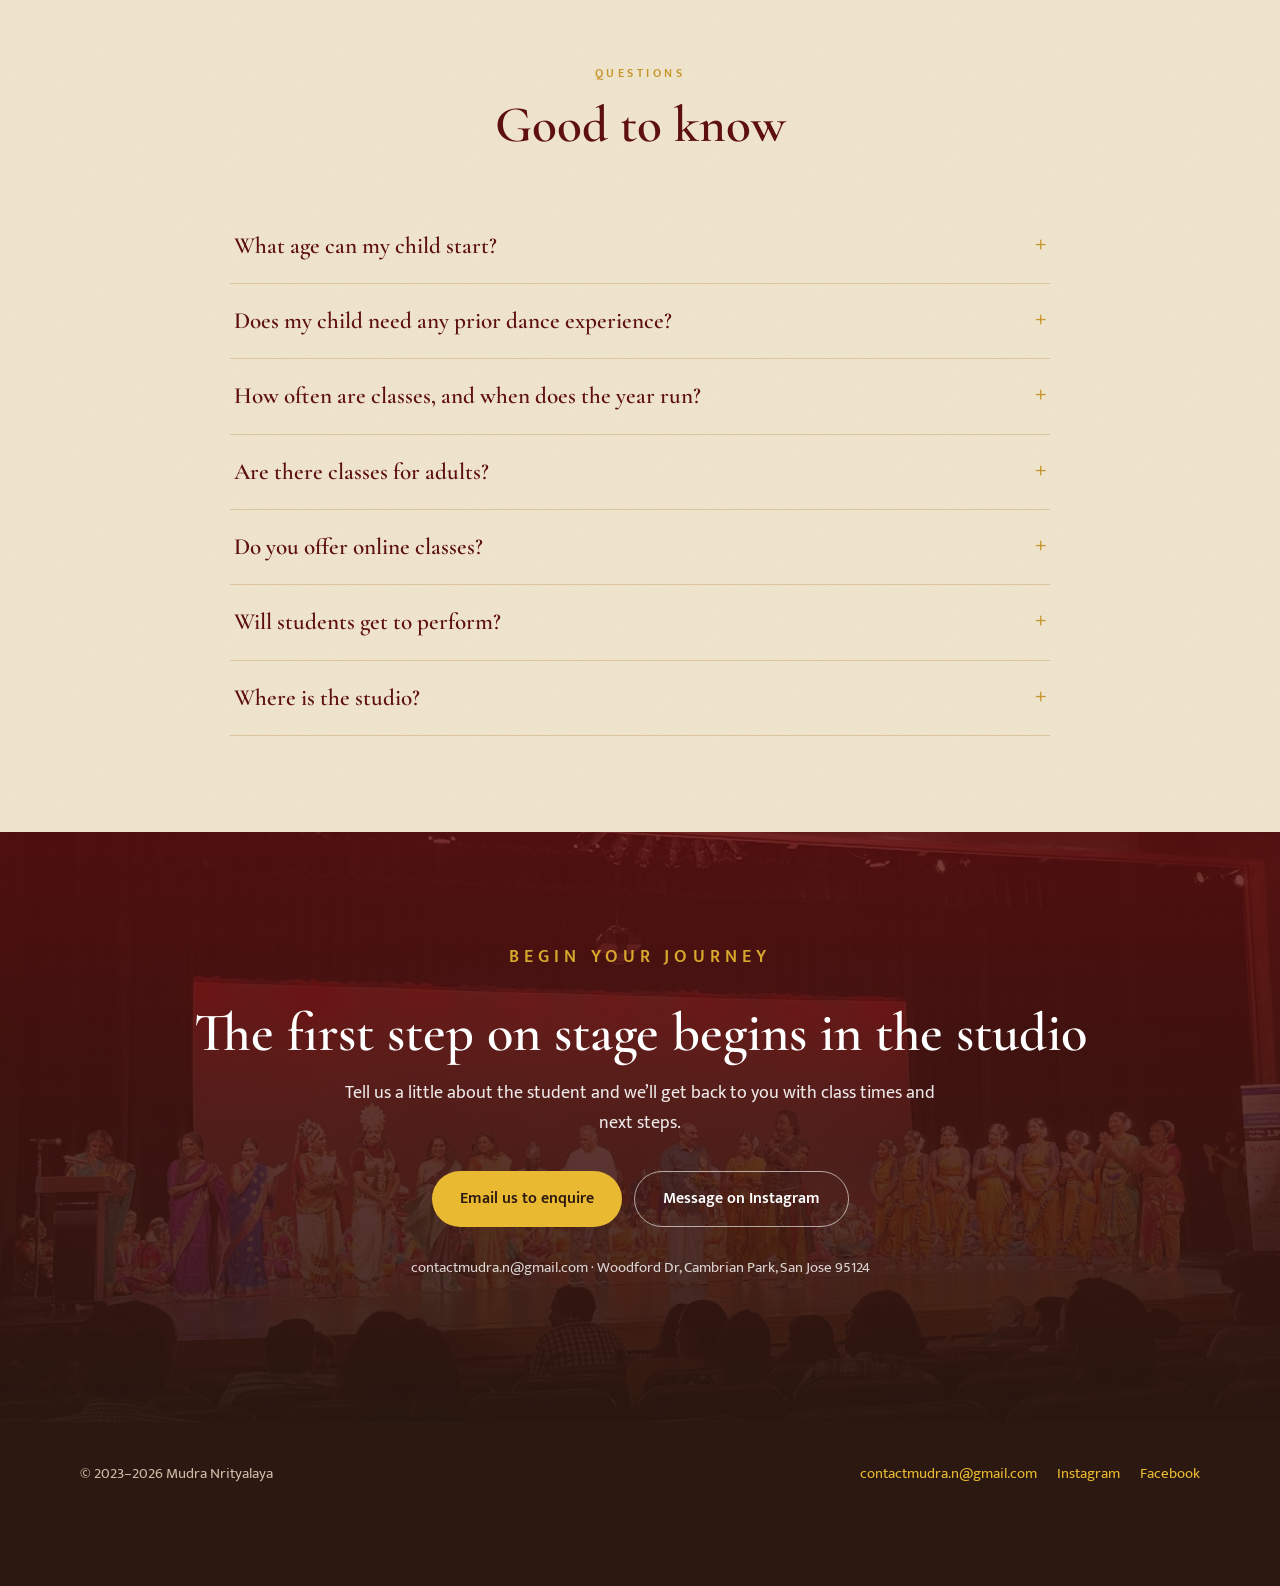
<file: v2/index.html>
<!doctype html>
<html lang="en">
<head>
  <meta charset="utf-8">
  <meta name="viewport" content="width=device-width, initial-scale=1">
  <title>Mudra Nrityalaya | Bharatanatyam Classes in San Jose</title>
  <meta name="description" content="Classical Bharatanatyam for children (5+) and adults in Cambrian Park, San Jose. Taught by Rekha Garg, disciple of Kalaimamani Guru Shri Madurai R. Muralidharan.">
  <meta name="robots" content="noindex">
  <link rel="icon" href="../images/logo.png">
  <link rel="preconnect" href="https://fonts.googleapis.com">
  <link rel="preconnect" href="https://fonts.gstatic.com" crossorigin>
  <link href="https://fonts.googleapis.com/css2?family=Cormorant+Garamond:ital,wght@0,500;0,600;0,700;1,500;1,600&family=Mukta:wght@400;600&display=swap" rel="stylesheet">
  <link rel="stylesheet" href="style.css">
  <script>document.documentElement.classList.add("js")</script>
  <script async src="https://www.googletagmanager.com/gtag/js?id=G-VL1BTH26CC"></script>
  <script>window.dataLayer=window.dataLayer||[];function gtag(){dataLayer.push(arguments);}gtag('js',new Date());gtag('config','G-VL1BTH26CC');</script>
</head>
<body>
  <header class="site-header">
    <nav class="wrap nav" aria-label="Main">
      <a class="brand" href="#top">
        <img src="../images/logo.png" alt="" width="93" height="77">
        <span><strong>Mudra Nrityalaya</strong><small>Bharatanatyam · San Jose</small></span>
      </a>
      <button class="menu-toggle" aria-label="Open menu" aria-expanded="false" aria-controls="nav-links"><span></span><span></span><span></span></button>
      <ul class="nav-links" id="nav-links">
        <li><a href="#classes">Classes</a></li>
        <li><a href="#journey">Learning Path</a></li>
        <li><a href="#teacher">Our Guru</a></li>
        <li><a href="#gallery">Gallery</a></li>
        <li><a href="#faq">FAQ</a></li>
        <li><a class="btn btn-primary" href="#contact">Enquire</a></li>
      </ul>
    </nav>
  </header>

  <main id="top">
    <!-- Hero: answer "what, who, where" in 5 seconds, then one clear action -->
    <section class="hero">
      <div class="wrap hero-grid">
        <div>
          <p class="devanagari" lang="hi">मुद्रा नृत्यालय</p>
          <h1>Where every <em>gesture</em> tells a story</h1>
          <p class="lede">Classical Bharatanatyam for children and adults in Cambrian Park, San Jose, taught in the lineage of Kalaimamani Guru Shri Madurai R. Muralidharan.</p>
          <div class="hero-ctas">
            <a class="btn btn-primary" href="#contact">Enquire about classes</a>
            <a class="btn btn-ghost" href="#gallery">See our dancers</a>
          </div>
          <ul class="chips" aria-label="Quick facts">
            <li>Ages 5+</li>
            <li>Adults welcome</li>
            <li>Weekly 60-min classes</li>
            <li>Aug – Jun</li>
          </ul>
        </div>
        <div class="hero-art">
          <div class="arch"><img src="../images/gallery/21.jpg" alt="Bharatanatyam dancer in a red and gold costume" width="1114" height="1394"></div>
          <div class="inset"><img src="../images/thumbs/27.jpg" alt="Students performing together outdoors" loading="lazy"></div>
        </div>
      </div>
    </section>

    <div class="temple-border" aria-hidden="true"></div>

    <!-- Credibility: borrowed trust from lineage and venues -->
    <section class="cred" aria-label="Highlights">
      <ul class="wrap cred-list">
        <li><strong>Guru–Shishya</strong><span>Disciple of Guru Madurai R. Muralidharan</span></li>
        <li><strong>Lady Andal Auditorium</strong><span>Performed in Chennai productions</span></li>
        <li><strong>Two classical forms</strong><span>Trained in Bharatanatyam &amp; Mohiniyattam</span></li>
        <li><strong>On stage</strong><span>Bay Area cultural events</span></li>
      </ul>
    </section>

    <!-- Story hook: the meaning of the name -->
    <section class="meaning">
      <div class="wrap meaning-grid">
        <div class="meaning-img reveal"><img src="../images/gallery/06.jpg" alt="A dancer applying eye makeup before a performance" loading="lazy"></div>
        <div class="reveal">
          <p class="eyebrow">The name</p>
          <h2>A home for the language of the hands</h2>
          <dl>
            <div class="word"><dt>Mudrā</dt><dd>A hand gesture: the alphabet of Bharatanatyam, through which a dancer speaks of gods, nature and emotion.</dd></div>
            <div class="word"><dt>Nṛtyālaya</dt><dd>An abode of dance: a place where the art is lived, practised and passed on.</dd></div>
          </dl>
          <p>At Mudra Nrityalaya, students learn more than steps. They learn to connect with the essence of Bharatanatyam: technical precision, emotive storytelling, and the joy of expressing themselves through a centuries-old tradition.</p>
          <div class="pillars">
            <div class="pillar"><b>Discipline</b><span>Strong foundations, every class</span></div>
            <div class="pillar"><b>Artistry</b><span>Expression &amp; storytelling</span></div>
            <div class="pillar"><b>Tradition</b><span>Rooted in a living lineage</span></div>
          </div>
        </div>
      </div>
    </section>

    <!-- Classes: segmented by audience so each visitor finds "their" card -->
    <section class="classes" id="classes">
      <div class="wrap">
        <div class="section-head">
          <p class="eyebrow">Classes</p>
          <h2>Find your place in the studio</h2>
          <p class="lede">All classes are in person at our studio in Cambrian Park. Online sessions are available on request.</p>
        </div>
        <div class="class-grid">
          <article class="class-card reveal">
            <div class="ph"><img src="../images/thumbs/28.jpg" alt="Young students in practice costumes" loading="lazy"></div>
            <div class="body">
              <span class="tag">Ages 5+</span>
              <h3>Classical Bharatanatyam</h3>
              <p>A structured path from first adavus to the stage, building posture, rhythm, expression and confidence.</p>
              <a class="more js-enquire" data-interest="Classical Bharatanatyam (ages 5+)" href="#contact">Enquire for your child</a>
            </div>
          </article>
          <article class="class-card reveal">
            <div class="ph"><img src="../images/thumbs/15.jpg" alt="Dancer in a green costume mid-pose" loading="lazy"></div>
            <div class="body">
              <span class="tag">Adults</span>
              <h3>Semi-classical for Adults</h3>
              <p>Whether you are returning to dance or starting fresh, discover graceful, expressive movement rooted in classical technique.</p>
              <a class="more js-enquire" data-interest="Semi-classical for adults" href="#contact">Enquire for yourself</a>
            </div>
          </article>
          <article class="class-card reveal">
            <div class="ph"><img src="../images/thumbs/12.jpg" alt="Group of dancers on stage at a cultural event" loading="lazy"></div>
            <div class="body">
              <span class="tag">Groups &amp; Events</span>
              <h3>Event Choreography</h3>
              <p>Group performance choreography for cultural events, festivals and community celebrations.</p>
              <a class="more js-enquire" data-interest="Event choreography" href="#contact">Plan a performance</a>
            </div>
          </article>
        </div>
        <div class="schedule reveal">
          <div><b>Weekly</b><span>One class a week</span></div>
          <div><b>60 min</b><span>Per session</span></div>
          <div><b>Aug – Jun</b><span>School-year calendar</span></div>
          <div><b>In person</b><span>Online on request</span></div>
        </div>
      </div>
    </section>

    <!-- Learning path: shows parents where their child is heading -->
    <section id="journey">
      <div class="wrap">
        <div class="section-head">
          <p class="eyebrow">The learning path</p>
          <h2>From first steps to the stage</h2>
          <p class="lede">Every student progresses at their own pace through a clear, traditional curriculum.</p>
        </div>
        <div class="journey">
          <div class="step reveal">
            <div class="num">1</div>
            <h3>Beginner</h3>
            <ul>
              <li>Basic Adavus (footwork) sequences</li>
              <li>Hastha Mudras (hand gestures) with head and eye movements</li>
              <li>Shlokas, introduced in a student-friendly way</li>
              <li>Music, rhythm and tempo</li>
              <li>Posture, flexibility and coordination</li>
            </ul>
          </div>
          <div class="step reveal">
            <div class="num">2</div>
            <h3>Intermediate</h3>
            <ul>
              <li>The complete repertoire of Adavus and Hastha Mudras</li>
              <li>Interpreting simplified Krithis (compositions)</li>
              <li>Kavithuvams (devotional poems)</li>
              <li>Continued strength-building</li>
            </ul>
          </div>
          <div class="step reveal">
            <div class="num">3</div>
            <h3>On Stage</h3>
            <ul>
              <li>Stage performances and productions</li>
              <li>Bay Area cultural events</li>
              <li>Opportunities to take part in Guru Shri Madurai R. Muralidharan’s productions</li>
            </ul>
          </div>
        </div>
      </div>
    </section>

    <!-- Teacher + lineage: the key trust driver for diaspora families -->
    <section class="teacher" id="teacher">
      <div class="wrap teacher-grid">
        <img class="teacher-photo reveal" src="../images/rekha.jpg" alt="Rekha Garg in Bharatanatyam costume" width="514" height="731" loading="lazy">
        <div>
          <p class="eyebrow">Founder &amp; Artistic Director</p>
          <h2>Rekha Garg</h2>
          <p class="sub">Disciple of Kalaimamani Guru Shri Madurai R. Muralidharan</p>
          <p>Rekha’s dance journey began at the age of three, with her first solo performance on stage. She trained early under Kalamandalam Smt. Rema of Kerala in both Bharatanatyam and Mohiniyattam, and today continues her own learning in her guru’s Margam 10 series, including training in Nattuvangam.</p>
          <p>Her teaching balances technical precision with emotive storytelling, so that students not only master the movements but connect deeply with the essence of the art.</p>
          <details>
            <summary>Read Rekha’s full story</summary>
            <p>After moving to the U.S. over a decade ago, her artistic journey took a transformative turn when she joined Guru Shri Madurai R. Muralidharan’s Margam series. As his devoted disciple, she has trained extensively in Bharatanatyam, deepening her understanding of ragam, thalam, choreography and the intricate nuances of the art form. Rekha aspires to master his jathi creations and their execution.</p>
            <p>With a vision to nurture the next generation of dancers, she established Mudra Nrityalaya, where she imparts the values of discipline, artistry and tradition. She aspires to connect dancers to their inner selves through this art form.</p>
            <p>Beyond teaching, Rekha performs at cultural events across the Bay Area and in her guru’s large-scale productions at prestigious venues such as the Lady Andal Auditorium in Chennai. She aspires to extend these experiences to her students, offering them opportunities to contribute to Guru Shri Madurai R. Muralidharan’s grand artistic visions.</p>
          </details>

          <div class="productions" aria-label="Productions performed in">
            <div><b>Vayuputhra</b><span>Guru’s production</span></div>
            <div><b>Sanga Tamil</b><span>Guru’s production</span></div>
            <div><b>Shakuntalam</b><span>A Dance Musical</span></div>
          </div>
        </div>
      </div>
      <div class="wrap parampara reveal">
        <h3>The lineage (paramparā)</h3>
        <ol class="chain">
          <li><b>Kalamandalam Smt. Rema</b><span>Early training, Kerala</span></li>
          <li><b>Kalaimamani Guru Shri Madurai R. Muralidharan</b><span>Guru, Margam series</span></li>
          <li><b>Rekha Garg</b><span>Founder, Mudra Nrityalaya</span></li>
          <li><b>Our students</b><span>The next generation</span></li>
        </ol>
      </div>
    </section>

    <!-- Gallery: curated mosaic first, the full set on demand -->
    <section id="gallery">
      <div class="wrap">
        <div class="section-head">
          <p class="eyebrow">Gallery</p>
          <h2>Moments on stage &amp; in the studio</h2>
        </div>
        <div class="mosaic" id="mosaic">
          <a class="tall" href="../images/gallery/16.jpg"><img src="../images/thumbs/16.jpg" alt="Dancer seated before a Nataraja backdrop" loading="lazy"></a>
          <a class="wide" href="../images/gallery/11.jpg"><img src="../images/thumbs/11.jpg" alt="Dancers in orange costumes on stage" loading="lazy"></a>
          <a href="../images/gallery/07.jpg"><img src="../images/thumbs/07.jpg" alt="Dancer in white costume on stage" loading="lazy"></a>
          <a href="../images/gallery/14.jpg"><img src="../images/thumbs/14.jpg" alt="Dancer in yellow costume in a floor pose" loading="lazy"></a>
          <a class="tall" href="../images/gallery/26.jpg"><img src="../images/thumbs/26.jpg" alt="Students with their teacher outdoors" loading="lazy"></a>
          <a class="wide" href="../images/gallery/27.jpg"><img src="../images/thumbs/27.jpg" alt="Students performing together outdoors" loading="lazy"></a>
          <a href="../images/gallery/23.jpg"><img src="../images/thumbs/23.jpg" alt="Dancer in blue costume on stage" loading="lazy"></a>
          <a href="../images/gallery/18.jpg"><img src="../images/thumbs/18.jpg" alt="Three dancers in pink costumes" loading="lazy"></a>
          <a class="hidden" href="../images/gallery/01.jpg"><img src="../images/thumbs/01.jpg" alt="Full cast on stage" loading="lazy"></a>
          <a class="hidden" href="../images/gallery/02.jpg"><img src="../images/thumbs/02.jpg" alt="Decorated altar with flowers" loading="lazy"></a>
          <a class="hidden" href="../images/gallery/03.jpg"><img src="../images/thumbs/03.jpg" alt="Students in the studio" loading="lazy"></a>
          <a class="hidden" href="../images/gallery/04.jpg"><img src="../images/thumbs/04.jpg" alt="Class in progress in the studio" loading="lazy"></a>
          <a class="hidden" href="../images/gallery/05.jpg"><img src="../images/thumbs/05.jpg" alt="Students in festive clothes" loading="lazy"></a>
          <a class="hidden" href="../images/gallery/08.jpg"><img src="../images/thumbs/08.jpg" alt="Backstage at a performance" loading="lazy"></a>
          <a class="hidden" href="../images/gallery/09.jpg"><img src="../images/thumbs/09.jpg" alt="Two dancers in the studio" loading="lazy"></a>
          <a class="hidden" href="../images/gallery/10.jpg"><img src="../images/thumbs/10.jpg" alt="Students seated in the studio" loading="lazy"></a>
          <a class="hidden" href="../images/gallery/12.jpg"><img src="../images/thumbs/12.jpg" alt="Group on stage at a cultural event" loading="lazy"></a>
          <a class="hidden" href="../images/gallery/13.jpg"><img src="../images/thumbs/13.jpg" alt="Dancers on stage" loading="lazy"></a>
          <a class="hidden" href="../images/gallery/15.jpg"><img src="../images/thumbs/15.jpg" alt="Dancer in green costume" loading="lazy"></a>
          <a class="hidden" href="../images/gallery/17.jpg"><img src="../images/thumbs/17.jpg" alt="Dancer in yellow costume" loading="lazy"></a>
          <a class="hidden" href="../images/gallery/19.jpg"><img src="../images/thumbs/19.jpg" alt="Dancers performing on stage" loading="lazy"></a>
          <a class="hidden" href="../images/gallery/20.jpg"><img src="../images/thumbs/20.jpg" alt="Dancer mid-leap" loading="lazy"></a>
          <a class="hidden" href="../images/gallery/21.jpg"><img src="../images/thumbs/21.jpg" alt="Dancer in red costume" loading="lazy"></a>
          <a class="hidden" href="../images/gallery/22.jpg"><img src="../images/thumbs/22.jpg" alt="Two dancers in a dance drama" loading="lazy"></a>
          <a class="hidden" href="../images/gallery/24.jpg"><img src="../images/thumbs/24.jpg" alt="Dancer in green costume with flowers" loading="lazy"></a>
          <a class="hidden" href="../images/gallery/25.jpg"><img src="../images/thumbs/25.jpg" alt="Dancer performing at a home event" loading="lazy"></a>
          <a class="hidden" href="../images/gallery/28.jpg"><img src="../images/thumbs/28.jpg" alt="Young students in costume" loading="lazy"></a>
          <a class="hidden" href="../images/gallery/29.jpg"><img src="../images/thumbs/29.jpg" alt="Solo performance at Dance Dhamaka" loading="lazy"></a>
          <a class="hidden" href="../images/gallery/30.jpg"><img src="../images/thumbs/30.jpg" alt="Group performance at Dance Dhamaka" loading="lazy"></a>
          <a class="hidden" href="../images/gallery/06.jpg"><img src="../images/thumbs/06.jpg" alt="Dancer applying makeup" loading="lazy"></a>
        </div>
        <p class="center"><button class="btn btn-ghost" id="show-all" type="button">View all 30 photos</button></p>
      </div>
    </section>

    <!-- Newcomer education: lowers the barrier for families new to the art -->
    <section class="art">
      <div class="wrap">
        <div class="section-head">
          <p class="eyebrow">New to Bharatanatyam?</p>
          <h2>One art, three dimensions</h2>
          <p class="lede">Bharatanatyam is one of India’s oldest classical dance forms, originating in the temples of Tamil Nadu. Every performance weaves together three elements.</p>
        </div>
        <div class="art-grid">
          <div class="art-card reveal">
            <div class="glyph" aria-hidden="true">✦</div>
            <h3>Nṛtta</h3>
            <p>Pure dance: rhythmic footwork and geometric movement set to rhythm, built on the adavus learned from the very first class.</p>
          </div>
          <div class="art-card reveal">
            <div class="glyph" aria-hidden="true">❀</div>
            <h3>Nṛtya</h3>
            <p>Expressive dance: mudras and facial expression (abhinaya) that bring the meaning of the music and poetry to life.</p>
          </div>
          <div class="art-card reveal">
            <div class="glyph" aria-hidden="true">☸</div>
            <h3>Nāṭya</h3>
            <p>Dance drama: storytelling through character, as in productions like <em>Shakuntalam</em> and <em>Vayuputhra</em>.</p>
          </div>
        </div>
      </div>
    </section>

    <!-- FAQ: answers the questions that otherwise stop an enquiry -->
    <section id="faq">
      <div class="wrap">
        <div class="section-head">
          <p class="eyebrow">Questions</p>
          <h2>Good to know</h2>
        </div>
        <div class="faq">
          <details>
            <summary>What age can my child start?</summary>
            <p>Classical Bharatanatyam classes are open to children aged 5 and up.</p>
          </details>
          <details>
            <summary>Does my child need any prior dance experience?</summary>
            <p>No. The Beginner level starts from the foundations: basic footwork, hand gestures, rhythm and posture.</p>
          </details>
          <details>
            <summary>How often are classes, and when does the year run?</summary>
            <p>Classes meet weekly for 60 minutes. The school year runs from August to June.</p>
          </details>
          <details>
            <summary>Are there classes for adults?</summary>
            <p>Yes. We offer semi-classical dance for adults, whether you are new to dance or returning after a break.</p>
          </details>
          <details>
            <summary>Do you offer online classes?</summary>
            <p>All regular classes are in person. Online classes can be arranged on request.</p>
          </details>
          <details>
            <summary>Will students get to perform?</summary>
            <p>Yes. Intermediate students gain experience in stage performances and productions, including Bay Area cultural events and opportunities to take part in Guru Shri Madurai R. Muralidharan’s productions.</p>
          </details>
          <details>
            <summary>Where is the studio?</summary>
            <p>Our studio is on Woodford Dr in Cambrian Park, San Jose (95124). The exact address is shared on enrollment.</p>
          </details>
        </div>
      </div>
    </section>

    <!-- Final CTA -->
    <section class="cta-band" id="contact">
      <div class="wrap">
        <p class="eyebrow" style="color:var(--turmeric)">Begin your journey</p>
        <h2>The first step on stage begins in the studio</h2>
        <p>Tell us a little about the student and we’ll get back to you with class times and next steps.</p>
        <div class="row">
          <a class="btn btn-gold js-enquire" href="mailto:contactmudra.n@gmail.com">Email us to enquire</a>
          <a class="btn btn-ghost" href="https://www.instagram.com/mn.reksg20/" target="_blank" rel="noopener">Message on Instagram</a>
        </div>
        <p class="loc">contactmudra.n@gmail.com · Woodford Dr, Cambrian Park, San Jose 95124</p>
      </div>
    </section>
  </main>

  <footer class="site-footer">
    <div class="wrap foot">
      <span>© 2023–<span class="year">2026</span> Mudra Nrityalaya</span>
      <span class="links">
        <a href="mailto:contactmudra.n@gmail.com">contactmudra.n@gmail.com</a>
        <a href="https://www.instagram.com/mn.reksg20/" target="_blank" rel="noopener">Instagram</a>
        <a href="https://www.facebook.com/rekha.garg.969" target="_blank" rel="noopener">Facebook</a>
      </span>
    </div>
  </footer>

  <div class="mobile-cta"><a class="btn btn-primary" href="#contact">Enquire about classes</a></div>

  <div class="lightbox" id="lightbox" role="dialog" aria-modal="true" aria-label="Photo viewer">
    <button class="lb-close" aria-label="Close">&times;</button>
    <button class="lb-prev" aria-label="Previous photo">&#8249;</button>
    <img alt="">
    <button class="lb-next" aria-label="Next photo">&#8250;</button>
    <div class="lb-count"></div>
  </div>

  <script>
    (function () {
      var EMAIL = 'contactmudra.n@gmail.com';

      // Pre-filled enquiry email: removes the "what do I write?" barrier
      function mailto(interest) {
        var subject = 'Class enquiry' + (interest ? ': ' + interest : '');
        var body = 'Hi Rekha,\n\nI would like to know more about classes at Mudra Nrityalaya.\n\n' +
          'Interested in: ' + (interest || '') + '\n' +
          'Student name: \nStudent age: \nAny previous dance experience: \nBest phone number: \n\nThank you!';
        return 'mailto:' + EMAIL + '?subject=' + encodeURIComponent(subject) + '&body=' + encodeURIComponent(body);
      }
      document.querySelectorAll('.js-enquire').forEach(function (a) {
        a.addEventListener('click', function (e) {
          e.preventDefault();
          window.location.href = mailto(a.dataset.interest);
        });
      });

      // Mobile menu
      var toggle = document.querySelector('.menu-toggle');
      var links = document.getElementById('nav-links');
      toggle.addEventListener('click', function () {
        var open = links.classList.toggle('open');
        toggle.setAttribute('aria-expanded', open);
      });
      links.addEventListener('click', function (e) {
        if (e.target.tagName === 'A') { links.classList.remove('open'); toggle.setAttribute('aria-expanded', false); }
      });

      // Highlight the current section in the menu
      var navMap = {};
      links.querySelectorAll('a[href^="#"]:not(.btn)').forEach(function (a) { navMap[a.getAttribute('href').slice(1)] = a; });
      var spy = new IntersectionObserver(function (entries) {
        entries.forEach(function (en) {
          if (en.isIntersecting && navMap[en.target.id]) {
            Object.values(navMap).forEach(function (a) { a.classList.remove('active'); });
            navMap[en.target.id].classList.add('active');
          }
        });
      }, { rootMargin: '-45% 0px -50% 0px' });
      Object.keys(navMap).forEach(function (id) { var s = document.getElementById(id); if (s) spy.observe(s); });

      // Gentle reveal on scroll
      var rev = new IntersectionObserver(function (entries) {
        entries.forEach(function (en) { if (en.isIntersecting) { en.target.classList.add('in'); rev.unobserve(en.target); } });
      }, { threshold: 0.12 });
      document.querySelectorAll('.reveal').forEach(function (el) { rev.observe(el); });

      // Gallery: expand + lightbox
      var mosaic = document.getElementById('mosaic');
      var showAll = document.getElementById('show-all');
      showAll.addEventListener('click', function () {
        var expanded = mosaic.classList.toggle('expanded');
        showAll.textContent = expanded ? 'Show fewer photos' : 'View all 30 photos';
        if (!expanded) document.getElementById('gallery').scrollIntoView();
      });
      var box = document.getElementById('lightbox');
      var img = box.querySelector('img');
      var count = box.querySelector('.lb-count');
      var current = 0;
      function visible() {
        return Array.prototype.filter.call(mosaic.querySelectorAll('a'), function (a) { return a.offsetParent !== null; });
      }
      function show(i) {
        var items = visible();
        current = (i + items.length) % items.length;
        img.src = items[current].href;
        img.alt = items[current].querySelector('img').alt;
        count.textContent = (current + 1) + ' / ' + items.length;
        box.classList.add('open');
      }
      function close() { box.classList.remove('open'); img.src = ''; }
      mosaic.addEventListener('click', function (e) {
        var a = e.target.closest('a');
        if (!a) return;
        e.preventDefault();
        show(visible().indexOf(a));
      });
      box.querySelector('.lb-close').onclick = close;
      box.querySelector('.lb-prev').onclick = function () { show(current - 1); };
      box.querySelector('.lb-next').onclick = function () { show(current + 1); };
      box.addEventListener('click', function (e) { if (e.target === box) close(); });
      document.addEventListener('keydown', function (e) {
        if (!box.classList.contains('open')) return;
        if (e.key === 'Escape') close();
        if (e.key === 'ArrowLeft') show(current - 1);
        if (e.key === 'ArrowRight') show(current + 1);
      });

      document.querySelectorAll('.year').forEach(function (e) { e.textContent = new Date().getFullYear(); });
    })();
  </script>
</body>
</html>
</file>
<file: css/style.css>
:root {
  --green: #1f4d2b;
  --green-deep: #14331d;
  --gold: #e0b73a;
  --gold-soft: #f3e3a8;
  --maroon: #7a1f1f;
  --ink: #2a2620;
  --muted: #6b6255;
  --paper: #fbf7ee;
  --card: #ffffff;
  --line: #e7dcc3;
  --serif: "Cormorant Garamond", Georgia, serif;
  --display: "Cinzel", Georgia, serif;
  --sans: "Open Sans", system-ui, sans-serif;
}

* { box-sizing: border-box; }
html { scroll-behavior: smooth; }
body {
  margin: 0;
  background: var(--paper);
  color: var(--ink);
  font-family: var(--sans);
  font-size: 17px;
  line-height: 1.7;
}
img { max-width: 100%; height: auto; display: block; }
a { color: var(--maroon); }

/* Header */
.site-header {
  background: var(--green-deep);
  border-bottom: 3px solid var(--gold);
  position: sticky;
  top: 0;
  z-index: 10;
}
.nav {
  max-width: 1100px;
  margin: 0 auto;
  padding: 10px 16px;
  display: flex;
  align-items: center;
  justify-content: space-between;
  gap: 16px;
}
.brand {
  display: flex;
  align-items: center;
  gap: 12px;
  text-decoration: none;
  color: #fff;
}
.brand img { width: 48px; height: auto; }
.brand-name { font-family: var(--display); font-size: 1.25rem; letter-spacing: .04em; line-height: 1.1; }
.brand-sub { display: block; font-family: var(--sans); font-size: .7rem; letter-spacing: .25em; text-transform: uppercase; color: var(--gold); }
.nav-links { display: flex; gap: 4px; list-style: none; margin: 0; padding: 0; }
.nav-links a {
  color: #fff;
  text-decoration: none;
  font-size: .85rem;
  letter-spacing: .12em;
  text-transform: uppercase;
  padding: 8px 12px;
  border-radius: 4px;
}
.nav-links a:hover, .nav-links a[aria-current="page"] { color: var(--gold); }

/* Hero */
.hero {
  position: relative;
  min-height: min(48vh, 420px);
  display: grid;
  place-items: center;
  text-align: center;
  color: #fff;
  background: var(--green-deep) url("../images/hero.jpg") center 100% / cover no-repeat;
}
.hero::before {
  content: "";
  position: absolute;
  inset: 0;
  background: linear-gradient(180deg, rgba(20,51,29,.55), rgba(20,51,29,.8));
}
.hero-inner { position: relative; padding: 40px 16px; max-width: 760px; }
.hero h1 { font-family: var(--display); font-weight: 700; font-size: clamp(2.2rem, 6vw, 3.8rem); margin: 0 0 8px; line-height: 1.15; }
.hero p { font-family: var(--serif); font-size: clamp(1.2rem, 2.6vw, 1.6rem); margin: 0 0 28px; color: var(--gold-soft); }
.btn {
  display: inline-block;
  background: var(--gold);
  color: var(--green-deep);
  text-decoration: none;
  font-weight: 600;
  letter-spacing: .08em;
  text-transform: uppercase;
  font-size: .85rem;
  padding: 12px 26px;
  border-radius: 999px;
  margin: 4px;
}
.btn.ghost { background: transparent; color: #fff; border: 1px solid rgba(255,255,255,.7); }
.btn:hover { filter: brightness(1.08); }

/* Sections */
.section { max-width: 1100px; margin: 0 auto; padding: 72px 16px; }
.section-title { font-family: var(--display); color: var(--green); font-size: clamp(1.7rem, 4vw, 2.4rem); text-align: center; margin: 0 0 8px; }
.section-kicker { text-align: center; font-family: var(--serif); font-style: italic; color: var(--muted); font-size: 1.2rem; margin: 0 0 40px; }
.divider { width: 80px; height: 2px; background: var(--gold); margin: 0 auto 16px; border: 0; }
.band { background: #f4ecd8; border-top: 1px solid var(--line); border-bottom: 1px solid var(--line); }

/* Page heading (inner pages) */
.page-head { background: var(--green); color: #fff; text-align: center; padding: 56px 16px 48px; }
.page-head h1 { font-family: var(--display); margin: 0; font-size: clamp(2rem, 5vw, 3rem); }
.page-head p { font-family: var(--serif); color: var(--gold-soft); font-size: 1.3rem; margin: 6px 0 0; }

/* About */
.about { display: grid; grid-template-columns: minmax(0, 340px) minmax(0, 1fr); gap: 48px; align-items: start; }
.about-photo { border-radius: 8px; box-shadow: 0 12px 32px rgba(20,51,29,.2); border: 6px solid #fff; }
.about h3 { font-family: var(--display); color: var(--green); font-size: 1.6rem; margin: 0; }
.about .role { color: var(--maroon); font-weight: 600; margin: 4px 0 0; }
.about .lineage { font-family: var(--serif); font-style: italic; font-size: 1.15rem; color: var(--muted); margin: 0 0 20px; }
.about p { margin: 0 0 16px; }
blockquote {
  margin: 24px 0 0;
  padding: 16px 24px;
  border-left: 3px solid var(--gold);
  background: #fff;
  font-family: var(--serif);
  font-size: 1.3rem;
  font-style: italic;
  color: var(--green);
}

/* Highlights */
.cards { display: grid; grid-template-columns: repeat(auto-fit, minmax(240px, 1fr)); gap: 24px; }
.card { background: var(--card); border: 1px solid var(--line); border-radius: 8px; padding: 28px; }
.card h3 { font-family: var(--display); color: var(--green); font-size: 1.2rem; margin: 0 0 12px; }
.card ul { margin: 0; padding-left: 20px; }
.card li { margin-bottom: 8px; }
.card p { margin: 0; }

/* Photo strip */
.strip { display: grid; grid-template-columns: repeat(4, 1fr); gap: 8px; }
.strip img { width: 100%; aspect-ratio: 1; object-fit: cover; border-radius: 4px; }

/* Gallery */
.gallery { columns: 3 280px; column-gap: 12px; }
.gallery a { display: block; margin-bottom: 12px; break-inside: avoid; border-radius: 6px; overflow: hidden; }
.gallery img { width: 100%; transition: transform .3s; }
.gallery a:hover img { transform: scale(1.03); }

.lightbox {
  position: fixed; inset: 0; z-index: 50;
  background: rgba(10,20,12,.94);
  display: none; align-items: center; justify-content: center;
}
.lightbox.open { display: flex; }
.lightbox img { max-width: 92vw; max-height: 88vh; border-radius: 4px; }
.lightbox button {
  position: absolute; background: none; border: 0; color: #fff;
  font-size: 2.4rem; cursor: pointer; padding: 12px 18px; line-height: 1;
}
.lb-close { top: 8px; right: 8px; }
.lb-prev { left: 4px; top: 50%; transform: translateY(-50%); }
.lb-next { right: 4px; top: 50%; transform: translateY(-50%); }

/* Footer */
.site-footer { background: var(--green-deep); color: #d9d2bf; text-align: center; padding: 40px 16px; font-size: .9rem; }
.site-footer .social { display: flex; flex-wrap: wrap; justify-content: center; gap: 8px 20px; margin-bottom: 14px; }
.site-footer a { color: var(--gold); text-decoration: none; }
.site-footer p { margin: 4px 0; }

@media (max-width: 760px) {
  body { font-size: 16px; }
  .nav { flex-direction: column; gap: 6px; }
  .nav-links a { padding: 6px 8px; font-size: .78rem; }
  .about { grid-template-columns: 1fr; gap: 28px; }
  .about-photo { max-width: 320px; margin: 0 auto; }
  .strip { grid-template-columns: repeat(2, 1fr); }
  .section { padding: 52px 16px; }
}
</file>
<file: v2/style.css>
:root {
  --kumkum: #8e1b1b;
  --kumkum-deep: #5e1010;
  --gold: #c8962e;
  --turmeric: #e8b931;
  --jasmine: #f1e6cf;
  --sand: #e6d3ad;
  --ivory: #f9f2e3;
  --grain: url("data:image/svg+xml,%3Csvg xmlns='http://www.w3.org/2000/svg' width='240' height='240'%3E%3Cfilter id='n'%3E%3CfeTurbulence type='fractalNoise' baseFrequency='.85' numOctaves='3' stitchTiles='stitch'/%3E%3CfeColorMatrix values='0 0 0 0 .35 0 0 0 0 .24 0 0 0 0 .12 0 0 0 .07 0'/%3E%3C/filter%3E%3Crect width='100%25' height='100%25' filter='url(%23n)'/%3E%3C/svg%3E");
  --leaf: #1f4d2b;
  --leaf-deep: #14331d;
  --ink: #2b1810;
  --muted: #5c4838;
  --line: #d9c49b;
  --display: "Cormorant Garamond", Georgia, serif;
  --body: "Mukta", system-ui, sans-serif;
  --radius: 14px;
  --arch: 999px 999px 14px 14px;
}

* { box-sizing: border-box; }
html { scroll-behavior: smooth; scroll-padding-top: 76px; }
body {
  margin: 0;
  background: var(--grain), radial-gradient(ellipse at center, transparent 55%, rgba(120,80,30,.10) 100%) fixed, var(--jasmine);
  color: var(--ink);
  font-family: var(--body);
  font-size: 18px;
  line-height: 1.65;
}
img { max-width: 100%; height: auto; display: block; }
a { color: var(--kumkum); }
h1, h2, h3 { font-family: var(--display); font-weight: 600; line-height: 1.1; margin: 0; }

.wrap { max-width: 1160px; margin: 0 auto; padding: 0 20px; }
.eyebrow {
  font-size: .78rem;
  letter-spacing: .28em;
  text-transform: uppercase;
  color: var(--gold);
  font-weight: 600;
  margin: 0 0 12px;
}
.lede { font-size: 1.15rem; color: var(--muted); max-width: 640px; }
section { padding: 96px 0; }
.section-head { text-align: center; margin: 0 auto 56px; max-width: 720px; }
.section-head h2 { font-size: clamp(2.2rem, 5vw, 3.2rem); color: var(--kumkum-deep); margin-bottom: 14px; }
.section-head .lede { margin: 0 auto; }

/* Saree-border zigzag */
.temple-border {
  height: 14px;
  background:
    linear-gradient(135deg, var(--gold) 25%, transparent 25%) -7px 0 / 14px 14px,
    linear-gradient(225deg, var(--gold) 25%, transparent 25%) -7px 0 / 14px 14px;
  background-color: var(--kumkum);
}

/* Buttons */
.btn {
  display: inline-flex;
  align-items: center;
  gap: 8px;
  padding: 14px 28px;
  border-radius: 999px;
  font-weight: 600;
  font-size: 1rem;
  text-decoration: none;
  transition: transform .15s, box-shadow .15s, background .15s;
}
.btn-primary { background: var(--kumkum); color: #fff; box-shadow: 0 8px 20px rgba(142,27,27,.25); }
.btn-primary:hover { background: var(--kumkum-deep); transform: translateY(-1px); }
.btn-ghost { color: var(--kumkum); border: 1.5px solid var(--kumkum); background: none; font-family: inherit; cursor: pointer; }
.btn-ghost:hover { background: rgba(142,27,27,.06); }
.btn-gold { background: var(--turmeric); color: var(--ink); }
.btn-gold:hover { filter: brightness(1.05); transform: translateY(-1px); }

/* Header */
.site-header {
  position: sticky;
  top: 0;
  z-index: 20;
  background: rgba(241,230,207,.94);
  backdrop-filter: blur(8px);
  border-bottom: 1px solid var(--line);
}
.nav { display: flex; align-items: center; justify-content: space-between; height: 72px; gap: 20px; }
.brand { display: flex; align-items: center; gap: 12px; text-decoration: none; color: var(--ink); }
.brand img { width: 46px; border-radius: 10px; }
.brand strong { font-family: var(--display); font-size: 1.45rem; font-weight: 700; display: block; line-height: 1; }
.brand small { font-size: .72rem; letter-spacing: .2em; text-transform: uppercase; color: var(--muted); }
.nav-links { display: flex; align-items: center; gap: 4px; list-style: none; margin: 0; padding: 0; }
.nav-links a:not(.btn) {
  color: var(--ink);
  text-decoration: none;
  font-size: .95rem;
  padding: 8px 12px;
  border-radius: 999px;
}
.nav-links a:not(.btn):hover, .nav-links a.active { color: var(--kumkum); background: rgba(142,27,27,.07); }
.nav-links .btn { padding: 10px 20px; margin-left: 8px; }
.menu-toggle { display: none; background: none; border: 0; padding: 8px; cursor: pointer; }
.menu-toggle span { display: block; width: 24px; height: 2px; background: var(--ink); margin: 5px 0; transition: .2s; }

/* Hero */
.hero { padding: 64px 0 80px; overflow: hidden; }
.hero-grid { display: grid; grid-template-columns: 1.05fr .95fr; gap: 56px; align-items: center; }
.hero .devanagari { font-size: 1.1rem; color: var(--gold); letter-spacing: .08em; margin: 0 0 6px; }
.hero h1 { font-size: clamp(2.8rem, 6.4vw, 4.8rem); color: var(--kumkum-deep); margin-bottom: 20px; }
.hero h1 em { color: var(--gold); font-style: italic; }
.hero .lede { margin: 0 0 28px; }
.hero-ctas { display: flex; flex-wrap: wrap; gap: 12px; margin-bottom: 32px; }
.chips { display: flex; flex-wrap: wrap; gap: 8px; list-style: none; padding: 0; margin: 0; }
.chips li {
  background: var(--sand);
  border: 1px solid var(--line);
  border-radius: 999px;
  padding: 4px 14px;
  font-size: .9rem;
  color: var(--muted);
}
.hero-art { position: relative; justify-self: center; width: min(100%, 440px); }
.hero-art .arch {
  border-radius: var(--arch);
  overflow: hidden;
  aspect-ratio: 4 / 5;
  border: 8px solid var(--ivory);
  box-shadow: 0 30px 60px rgba(94,16,16,.22);
}
.hero-art .arch img { width: 100%; height: 100%; object-fit: cover; object-position: center 20%; }
.hero-art .inset {
  position: absolute;
  left: -48px;
  bottom: -28px;
  width: 46%;
  aspect-ratio: 1;
  border-radius: 50%;
  overflow: hidden;
  border: 6px solid var(--jasmine);
  box-shadow: 0 16px 36px rgba(0,0,0,.18);
}
.hero-art .inset img { width: 100%; height: 100%; object-fit: cover; }

/* Credibility strip */
.cred { background: var(--kumkum); color: #fff; padding: 0; }
.cred-list {
  display: grid;
  grid-template-columns: repeat(4, 1fr);
  list-style: none;
  margin: 0;
  padding: 28px 0;
}
.cred-list li { padding: 4px 20px; border-left: 1px solid rgba(255,255,255,.2); text-align: center; }
.cred-list li:first-child { border-left: 0; }
.cred-list strong { display: block; font-family: var(--display); font-size: 1.35rem; color: var(--turmeric); line-height: 1.2; }
.cred-list span { font-size: .9rem; opacity: .85; }

/* Meaning */
.meaning-grid { display: grid; grid-template-columns: .9fr 1.1fr; gap: 64px; align-items: center; }
.meaning-img { border-radius: var(--arch); overflow: hidden; aspect-ratio: 4 / 5; }
.meaning-img img { width: 100%; height: 100%; object-fit: cover; }
.meaning h2 { font-size: clamp(2.2rem, 4.6vw, 3rem); color: var(--kumkum-deep); margin-bottom: 24px; }
.word { display: grid; grid-template-columns: auto 1fr; gap: 4px 20px; margin-bottom: 22px; align-items: baseline; }
.word dt { font-family: var(--display); font-size: 1.8rem; font-weight: 700; color: var(--kumkum); }
.word dd { margin: 0; color: var(--muted); }
.pillars { display: grid; grid-template-columns: repeat(3, 1fr); gap: 12px; margin-top: 32px; }
.pillar { background: var(--ivory); border: 1px solid var(--line); border-radius: var(--radius); padding: 18px; text-align: center; }
.pillar b { display: block; font-family: var(--display); font-size: 1.3rem; color: var(--leaf); }
.pillar span { font-size: .9rem; color: var(--muted); }

/* Classes */
.classes { background: var(--grain), var(--sand); }
.class-grid { display: grid; grid-template-columns: repeat(3, 1fr); gap: 24px; }
.class-card {
  background: var(--ivory);
  border-radius: var(--radius);
  overflow: hidden;
  display: flex;
  flex-direction: column;
  border: 1px solid var(--line);
  transition: transform .2s, box-shadow .2s;
}
.class-card:hover { transform: translateY(-4px); box-shadow: 0 20px 40px rgba(94,16,16,.12); }
.class-card .ph { aspect-ratio: 4 / 3; overflow: hidden; }
.class-card .ph img { width: 100%; height: 100%; object-fit: cover; }
.class-card .body { padding: 24px; display: flex; flex-direction: column; flex: 1; }
.tag { align-self: flex-start; font-size: .75rem; font-weight: 600; letter-spacing: .12em; text-transform: uppercase; color: var(--leaf); background: #e6efe5; padding: 3px 10px; border-radius: 999px; margin-bottom: 12px; }
.class-card h3 { font-size: 1.7rem; color: var(--kumkum-deep); margin-bottom: 8px; }
.class-card p { margin: 0 0 20px; color: var(--muted); flex: 1; }
.class-card .more { font-weight: 600; text-decoration: none; }
.class-card .more::after { content: " →"; }
.schedule {
  margin-top: 40px;
  display: grid;
  grid-template-columns: repeat(4, 1fr);
  gap: 16px;
  background: var(--ivory);
  border-radius: var(--radius);
  padding: 24px;
  border: 1px solid var(--line);
}
.schedule div { text-align: center; }
.schedule b { display: block; font-family: var(--display); font-size: 1.5rem; color: var(--kumkum); }
.schedule span { font-size: .9rem; color: var(--muted); }

/* Journey */
.journey { position: relative; display: grid; grid-template-columns: repeat(3, 1fr); gap: 28px; }
.journey::before {
  content: "";
  position: absolute;
  top: 30px;
  left: 16%;
  right: 16%;
  border-top: 2px dashed var(--gold);
}
.step { position: relative; text-align: center; }
.step .num {
  width: 60px;
  height: 60px;
  margin: 0 auto 18px;
  border-radius: 50%;
  display: grid;
  place-items: center;
  background: var(--kumkum);
  color: #fff;
  font-family: var(--display);
  font-size: 1.6rem;
  font-weight: 700;
  box-shadow: 0 0 0 8px var(--jasmine), 0 0 0 9px var(--gold);
  position: relative;
}
.step h3 { font-size: 1.7rem; color: var(--kumkum-deep); margin-bottom: 12px; }
.step ul { text-align: left; background: var(--ivory); border: 1px solid var(--line); border-radius: var(--radius); padding: 20px 20px 20px 40px; margin: 0; font-size: .98rem; }
.step li { margin-bottom: 6px; }

/* Teacher */
.teacher { background: var(--leaf-deep); color: #eee6d6; }
.teacher-grid { display: grid; grid-template-columns: 380px 1fr; gap: 64px; align-items: start; }
.teacher-photo { border-radius: var(--arch); overflow: hidden; border: 6px solid var(--gold); }
.teacher .eyebrow { color: var(--turmeric); }
.teacher h2 { font-size: clamp(2.4rem, 5vw, 3.4rem); color: #fff; margin-bottom: 6px; }
.teacher .sub { font-family: var(--display); font-style: italic; font-size: 1.3rem; color: var(--turmeric); margin: 0 0 24px; }
.teacher p { margin: 0 0 16px; }
.teacher details { margin-top: 8px; }
.teacher summary { cursor: pointer; color: var(--turmeric); font-weight: 600; list-style: none; }
.teacher summary::-webkit-details-marker { display: none; }
.teacher summary::after { content: " +"; }
.teacher details[open] summary::after { content: " −"; }
.teacher details p { margin-top: 16px; }

.parampara { margin-top: 64px; padding-top: 48px; border-top: 1px solid rgba(232,185,49,.25); }
.parampara h3 { font-size: 1.8rem; color: #fff; margin-bottom: 24px; text-align: center; }
.chain { display: flex; flex-wrap: wrap; align-items: stretch; gap: 0; list-style: none; padding: 0; margin: 0; }
.chain li {
  flex: 1 1 0;
  min-width: 0;
  background: rgba(255,255,255,.06);
  border: 1px solid rgba(232,185,49,.35);
  border-radius: 12px;
  padding: 14px 16px;
  position: relative;
  margin-right: 26px;
}
.chain li:last-child { margin-right: 0; background: rgba(232,185,49,.15); }
.chain li:not(:last-child)::after {
  content: "→";
  position: absolute;
  right: -21px;
  top: 50%;
  transform: translateY(-50%);
  color: var(--turmeric);
}
.chain b { display: block; color: #fff; font-family: var(--display); font-size: 1.15rem; line-height: 1.2; }
.chain span { font-size: .82rem; opacity: .75; }

.productions { display: grid; grid-template-columns: repeat(3, 1fr); gap: 12px; margin-top: 28px; }
.productions div { border-top: 2px solid var(--turmeric); padding-top: 10px; }
.productions b { display: block; font-family: var(--display); font-size: 1.3rem; color: #fff; font-style: italic; }
.productions span { font-size: .85rem; opacity: .75; }

/* Gallery */
.mosaic {
  display: grid;
  grid-template-columns: repeat(4, 1fr);
  grid-auto-rows: 200px;
  grid-auto-flow: dense;
  gap: 10px;
}
.mosaic a { border-radius: 10px; overflow: hidden; display: block; }
.mosaic img { width: 100%; height: 100%; object-fit: cover; transition: transform .4s; }
.mosaic a:hover img { transform: scale(1.05); }
.mosaic .tall { grid-row: span 2; }
.mosaic .wide { grid-column: span 2; }
.mosaic .hidden { display: none; }
.mosaic.expanded .hidden { display: block; }
.center { text-align: center; margin-top: 32px; }

.lightbox { position: fixed; inset: 0; z-index: 60; background: rgba(20,8,4,.95); display: none; align-items: center; justify-content: center; }
.lightbox.open { display: flex; }
.lightbox img { max-width: 92vw; max-height: 86vh; border-radius: 6px; }
.lightbox button { position: absolute; background: none; border: 0; color: #fff; font-size: 2.6rem; cursor: pointer; padding: 12px 18px; line-height: 1; }
.lb-close { top: 8px; right: 8px; }
.lb-prev { left: 4px; top: 50%; transform: translateY(-50%); }
.lb-next { right: 4px; top: 50%; transform: translateY(-50%); }
.lb-count { position: absolute; bottom: 16px; left: 0; right: 0; text-align: center; color: #ccc; font-size: .9rem; }

/* About the art */
.art { background: var(--grain), var(--sand); }
.art-grid { display: grid; grid-template-columns: repeat(3, 1fr); gap: 24px; }
.art-card { background: var(--ivory); border-radius: var(--radius); padding: 32px 28px; border: 1px solid var(--line); text-align: center; }
.art-card .glyph { font-family: var(--display); font-size: 3rem; color: var(--gold); line-height: 1; margin-bottom: 8px; }
.art-card h3 { font-size: 1.7rem; color: var(--kumkum-deep); margin-bottom: 8px; }
.art-card p { margin: 0; color: var(--muted); }

/* FAQ */
.faq { max-width: 820px; margin: 0 auto; }
.faq details { border-bottom: 1px solid var(--line); padding: 18px 4px; }
.faq summary {
  cursor: pointer;
  list-style: none;
  font-family: var(--display);
  font-size: 1.45rem;
  font-weight: 600;
  color: var(--kumkum-deep);
  display: flex;
  justify-content: space-between;
  gap: 16px;
}
.faq summary::-webkit-details-marker { display: none; }
.faq summary::after { content: "+"; color: var(--gold); font-size: 1.8rem; line-height: 1; }
.faq details[open] summary::after { content: "−"; }
.faq details p { margin: 10px 0 0; color: var(--muted); }

/* CTA band */
.cta-band {
  background: var(--kumkum-deep) url("../images/gallery/12.jpg") center / cover;
  position: relative;
  color: #fff;
  text-align: center;
  padding: 110px 0;
}
.cta-band::before { content: ""; position: absolute; inset: 0; background: linear-gradient(180deg, rgba(94,16,16,.82), rgba(43,24,16,.9)); }
.cta-band .wrap { position: relative; }
.cta-band h2 { font-size: clamp(2.2rem, 5vw, 3.4rem); margin-bottom: 14px; }
.cta-band p { font-size: 1.15rem; opacity: .9; max-width: 600px; margin: 0 auto 32px; }
.cta-band .row { display: flex; flex-wrap: wrap; gap: 12px; justify-content: center; }
.cta-band .btn-ghost { color: #fff; border-color: rgba(255,255,255,.6); }
.cta-band .loc { margin-top: 28px; font-size: .95rem; opacity: .8; }

/* Footer */
.site-footer { background: var(--ink); color: #cbbca6; padding: 40px 0 100px; font-size: .92rem; }
.foot { display: flex; flex-wrap: wrap; justify-content: space-between; gap: 20px; align-items: center; }
.foot a { color: var(--turmeric); text-decoration: none; }
.foot .links { display: flex; flex-wrap: wrap; gap: 8px 20px; }

/* Mobile CTA bar */
.mobile-cta {
  display: none;
  position: fixed;
  left: 12px;
  right: 12px;
  bottom: 12px;
  z-index: 30;
  justify-content: center;
}
.mobile-cta .btn { width: 100%; justify-content: center; }

/* Reveal */
.js .reveal { opacity: 0; transform: translateY(24px); transition: opacity .7s ease, transform .7s ease; }
.js .reveal.in { opacity: 1; transform: none; }
@media (prefers-reduced-motion: reduce) {
  html { scroll-behavior: auto; }
  .js .reveal { opacity: 1; transform: none; transition: none; }
}

@media (max-width: 960px) {
  .hero-grid, .meaning-grid, .teacher-grid { grid-template-columns: 1fr; gap: 48px; }
  .hero-art { width: min(80%, 380px); }
  .teacher-photo { max-width: 320px; margin: 0 auto; }
  .class-grid, .art-grid { grid-template-columns: 1fr 1fr; }
  .cred-list { grid-template-columns: 1fr 1fr; row-gap: 20px; }
  .cred-list li:nth-child(3) { border-left: 0; }
  .meaning-img { max-width: 360px; margin: 0 auto; }
}

@media (max-width: 760px) {
  body { font-size: 17px; }
  section { padding: 64px 0; }
  .menu-toggle { display: block; }
  .nav-links {
    display: none;
    position: absolute;
    top: 72px;
    left: 0;
    right: 0;
    flex-direction: column;
    align-items: stretch;
    background: var(--jasmine);
    border-bottom: 1px solid var(--line);
    padding: 8px 20px 20px;
  }
  .nav-links.open { display: flex; }
  .nav-links a:not(.btn) { padding: 12px; }
  .nav-links .btn { margin: 8px 0 0; justify-content: center; }
  .hero { padding-top: 40px; }
  .hero-art .inset { left: -16px; }
  .class-grid, .art-grid, .journey, .productions { grid-template-columns: 1fr; }
  .journey::before { display: none; }
  .schedule { grid-template-columns: 1fr 1fr; }
  .pillars { grid-template-columns: 1fr; }
  .mosaic { grid-template-columns: 1fr 1fr; grid-auto-rows: 160px; }
  .chain { flex-direction: column; }
  .chain li { margin: 0 0 26px; }
  .chain li:not(:last-child)::after { content: "↓"; right: auto; left: 50%; top: auto; bottom: -24px; transform: translateX(-50%); }
  .mobile-cta { display: flex; }
}
</file>
